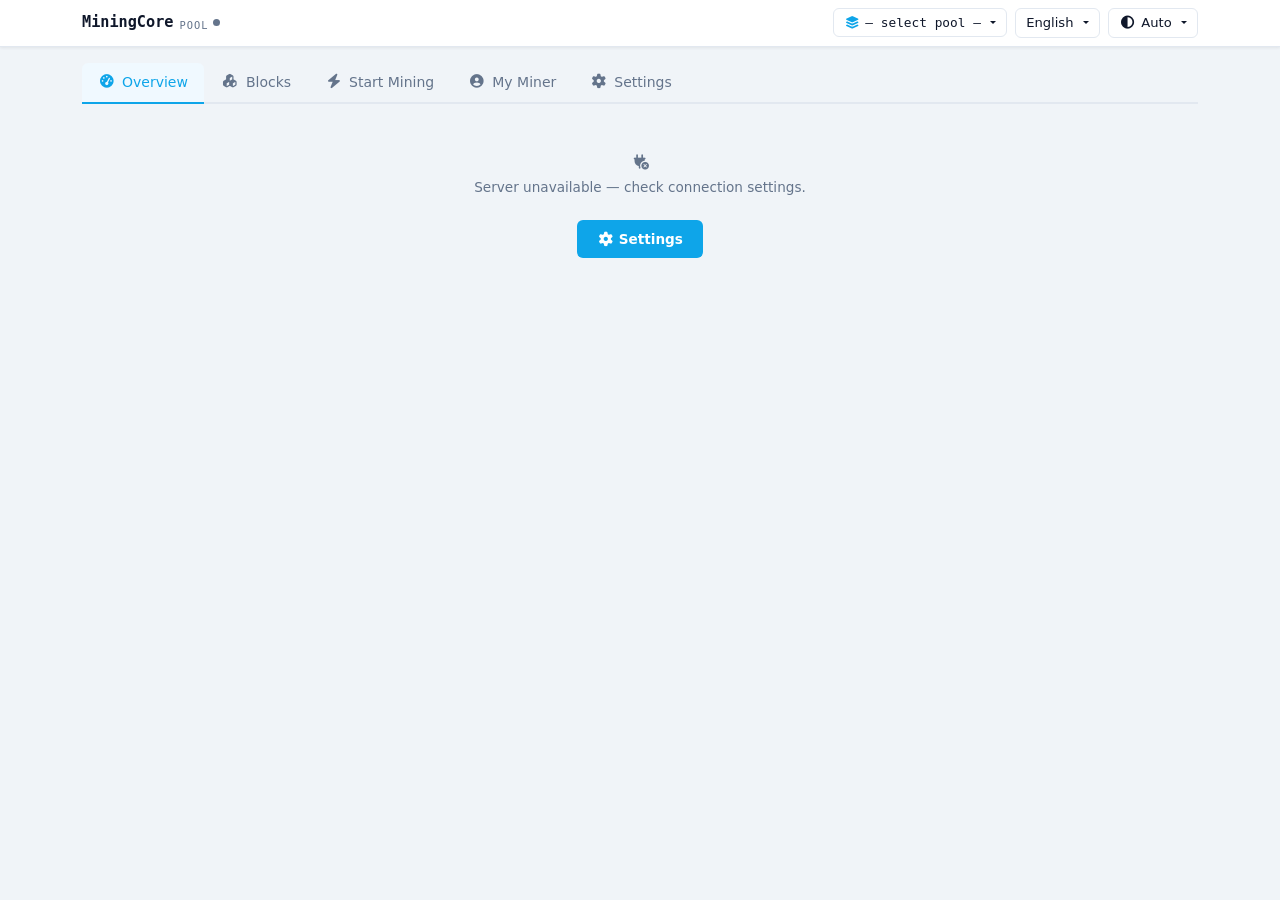
<file: index.html>
<!doctype html>
<html lang="en">
<head>
  <meta charset="utf-8">
  <meta name="viewport" content="width=device-width, initial-scale=1.0, viewport-fit=cover">
  <meta name="referrer" content="no-referrer">
  <!-- PWA -->
  <meta name="description" content="Mining Pool">
  <meta name="theme-color" content="#131f33">
  <meta name="mobile-web-app-capable" content="yes">
  <meta name="apple-mobile-web-app-capable" content="yes">
  <meta name="apple-mobile-web-app-status-bar-style" content="black-translucent">
  <meta name="apple-mobile-web-app-title" content="Miningcore">
  <link rel="icon" type="image/svg+xml" href="assets/images/bte.svg">
  <link rel="apple-touch-icon" sizes="180x180" href="assets/images/bte-icon-180.png">
  <link rel="apple-touch-icon" sizes="192x192" href="assets/images/bte-icon-192.png">
  <link rel="manifest" href="manifest.json">
  <title>Bitweb Mining Pool</title>
  <link rel="stylesheet" href="assets/css/bootstrap.min.css">
  <link rel="stylesheet" href="assets/css/all.min.css">
  <link rel="stylesheet" href="assets/css/pool.css">
</head>
<body>

  <!-- NAVBAR -->
  <nav class="navbar mp-navbar sticky-top" id="mp-navbar">
    <div class="container-xl d-flex align-items-center justify-content-between gap-2 flex-wrap">

      <a class="mp-brand" href="#">
        <span>MiningCore</span>
        <span class="mp-brand-sub">Pool</span>
        <span class="mp-ws-dot" id="ws-dot" title="WebSocket"></span>
      </a>

      <div class="d-flex align-items-center gap-2 flex-wrap">

        <div class="dropdown">
          <button class="mp-nav-btn mp-pool-btn dropdown-toggle" type="button" id="pool-select"
                  data-bs-toggle="dropdown" aria-expanded="false" aria-label="Select pool">
            <i class="fa-solid fa-layer-group mp-pool-icon"></i>
            <span class="mp-pool-label" id="pool-label">— select pool —</span>
          </button>
          <ul class="dropdown-menu mp-nav-menu" id="pool-menu"></ul>
        </div>

        <div class="dropdown">
          <button class="mp-nav-btn dropdown-toggle" type="button" id="lang-select"
                  data-bs-toggle="dropdown" aria-expanded="false" aria-label="Language">
            <span id="lang-label">EN</span>
          </button>
          <ul class="dropdown-menu dropdown-menu-end mp-nav-menu" id="lang-menu"></ul>
        </div>

        <div class="dropdown">
          <button class="mp-nav-btn dropdown-toggle" type="button"
                  data-bs-toggle="dropdown" aria-expanded="false">
            <i class="fa-solid fa-circle-half-stroke"></i>
            <span id="theme-label" data-tkey="theme.auto">Auto</span>
          </button>
          <ul class="dropdown-menu dropdown-menu-end mp-nav-menu mp-theme-menu">
            <li><button class="dropdown-item" type="button" data-theme="light"
                        ><i class="fa-solid fa-sun"></i><span data-tkey="theme.light">Light</span></button></li>
            <li><button class="dropdown-item" type="button" data-theme="dark"
                        ><i class="fa-solid fa-moon"></i><span data-tkey="theme.dark">Dark</span></button></li>
            <li><button class="dropdown-item" type="button" data-theme="auto"
                        ><i class="fa-solid fa-circle-half-stroke"></i><span data-tkey="theme.auto">Auto</span></button></li>
          </ul>
        </div>

      </div>
    </div>
  </nav>

  <!-- MAIN -->
  <div class="container-xl py-3" id="tab-content-wrap">

    <ul class="nav mp-tabs mb-3" id="main-tabs" role="tablist">
      <li class="nav-item" role="presentation">
        <button class="nav-link mp-tab active" type="button" role="tab"
                id="tab-overview"
                data-bs-toggle="tab" data-bs-target="#pane-overview"
                aria-controls="pane-overview" aria-selected="true">
          <i class="fa-solid fa-gauge-high"></i>
          <span data-tkey="tab.overview">Overview</span>
        </button>
      </li>
      <li class="nav-item" role="presentation">
        <button class="nav-link mp-tab" type="button" role="tab"
                id="tab-blocks"
                data-bs-toggle="tab" data-bs-target="#pane-blocks"
                aria-controls="pane-blocks" aria-selected="false">
          <i class="fa-solid fa-cubes"></i>
          <span data-tkey="tab.blocks">Blocks</span>
        </button>
      </li>
      <li class="nav-item" role="presentation">
        <button class="nav-link mp-tab" type="button" role="tab"
                id="tab-start"
                data-bs-toggle="tab" data-bs-target="#pane-start"
                aria-controls="pane-start" aria-selected="false">
          <i class="fa-solid fa-bolt"></i>
          <span data-tkey="tab.start">Start Mining</span>
        </button>
      </li>
      <li class="nav-item" role="presentation">
        <button class="nav-link mp-tab" type="button" role="tab"
                id="tab-myminer"
                data-bs-toggle="tab" data-bs-target="#pane-myminer"
                aria-controls="pane-myminer" aria-selected="false">
          <i class="fa-solid fa-circle-user"></i>
          <span data-tkey="tab.myminer">My Miner</span>
        </button>
      </li>
      <li class="nav-item" role="presentation">
        <button class="nav-link mp-tab" type="button" role="tab"
                id="tab-settings"
                data-bs-toggle="tab" data-bs-target="#pane-settings"
                aria-controls="pane-settings" aria-selected="false">
          <i class="fa-solid fa-gear"></i>
          <span data-tkey="tab.settings">Settings</span>
        </button>
      </li>
    </ul>

    <div class="tab-content">
      <div class="tab-pane fade show active" id="pane-overview" role="tabpanel"
           aria-labelledby="tab-overview" tabindex="0"></div>
      <div class="tab-pane fade" id="pane-blocks" role="tabpanel"
           aria-labelledby="tab-blocks" tabindex="0"></div>
      <div class="tab-pane fade" id="pane-start" role="tabpanel"
           aria-labelledby="tab-start" tabindex="0"></div>
      <div class="tab-pane fade" id="pane-myminer" role="tabpanel"
           aria-labelledby="tab-myminer" tabindex="0"></div>
      <div class="tab-pane fade" id="pane-settings" role="tabpanel"
           aria-labelledby="tab-settings" tabindex="0"></div>
    </div>

  </div>

  <!-- TOASTS -->
  <div class="mp-toasts" id="mp-toasts" aria-live="polite" aria-atomic="false"></div>

  <!-- SCRIPTS -->
  <script src="assets/js/bootstrap.bundle.min.js"></script>
  <script src="assets/js/multilangpool.js"></script>
  <script src="assets/js/pool.js"></script>

</body>
</html>
</file>
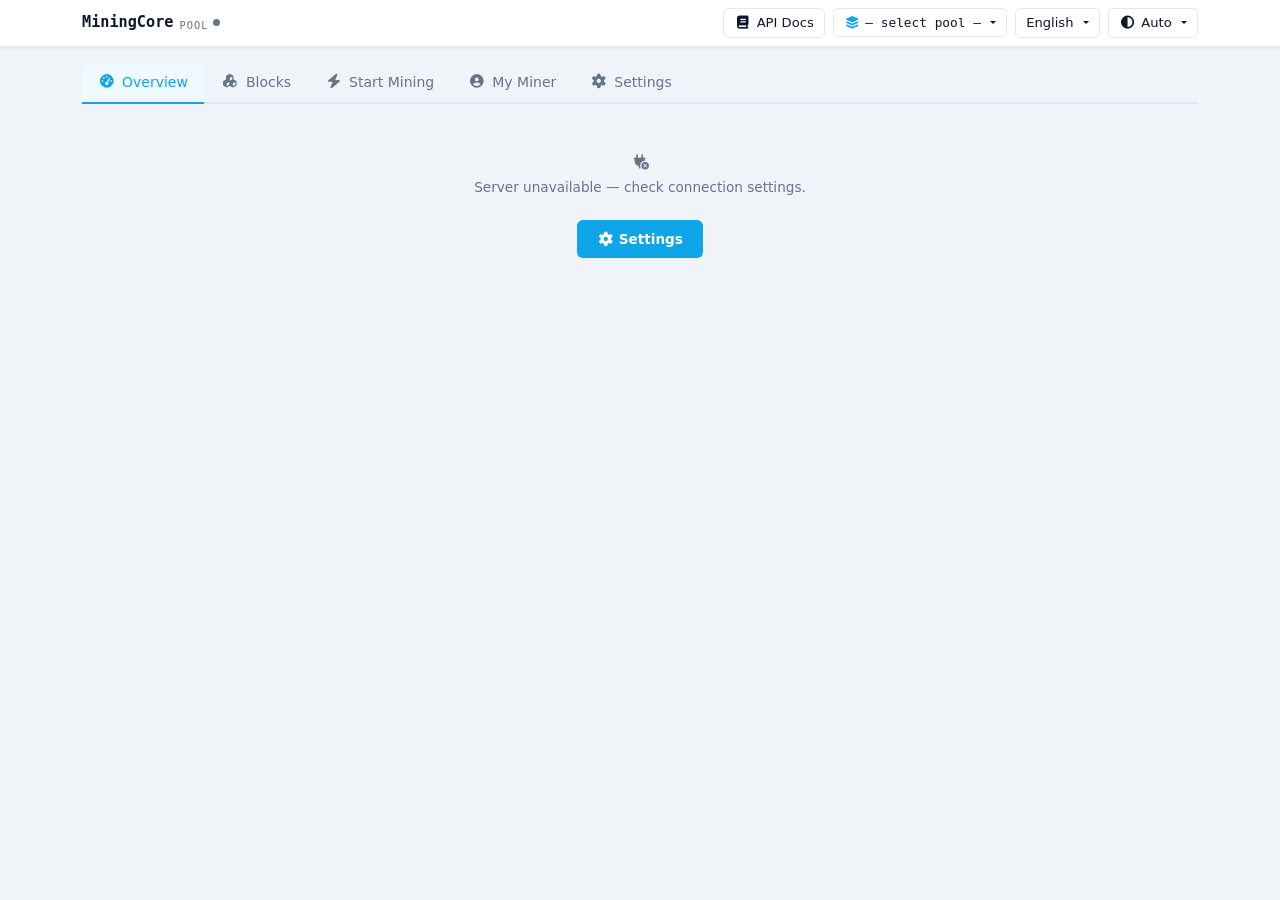
<file: website/index.html>
<!doctype html>
<html lang="en">
<head>
  <meta charset="utf-8">
  <meta name="viewport" content="width=device-width, initial-scale=1.0, viewport-fit=cover">
  <meta name="referrer" content="no-referrer">
  <!-- PWA -->
  <meta name="description" content="Mining Pool">
  <meta name="theme-color" content="#131f33">
  <meta name="mobile-web-app-capable" content="yes">
  <meta name="apple-mobile-web-app-capable" content="yes">
  <meta name="apple-mobile-web-app-status-bar-style" content="black-translucent">
  <meta name="apple-mobile-web-app-title" content="Miningcore">
  <link rel="icon" type="image/svg+xml" href="assets/images/bte.svg">
  <link rel="apple-touch-icon" sizes="180x180" href="assets/images/bte-icon-180.png">
  <link rel="apple-touch-icon" sizes="192x192" href="assets/images/bte-icon-192.png">
  <link rel="manifest" href="manifest.json">
  <title>Bitweb Mining Pool</title>
  <link rel="stylesheet" href="assets/css/bootstrap.min.css">
  <link rel="stylesheet" href="assets/css/all.min.css">
  <link rel="stylesheet" href="assets/css/pool.css">
</head>
<body>

  <!-- NAVBAR -->
  <nav class="navbar mp-navbar sticky-top" id="mp-navbar">
    <div class="container-xl d-flex align-items-center justify-content-between gap-2 flex-wrap">

      <a class="mp-brand" href="#">
        <span>MiningCore</span>
        <span class="mp-brand-sub">Pool</span>
        <span class="mp-ws-dot" id="ws-dot" title="WebSocket"></span>
      </a>

      <div class="d-flex align-items-center gap-2 flex-wrap">

        <a class="mp-nav-btn" href="/api" aria-label="API Docs" title="API Docs">
          <i class="fa-solid fa-book"></i>
          <span class="d-none d-sm-inline" data-tkey="nav.api">API Docs</span>
        </a>

        <div class="dropdown">
          <button class="mp-nav-btn mp-pool-btn dropdown-toggle" type="button" id="pool-select"
                  data-bs-toggle="dropdown" aria-expanded="false" aria-label="Select pool">
            <i class="fa-solid fa-layer-group mp-pool-icon"></i>
            <span class="mp-pool-label" id="pool-label">— select pool —</span>
          </button>
          <ul class="dropdown-menu mp-nav-menu" id="pool-menu"></ul>
        </div>

        <div class="dropdown">
          <button class="mp-nav-btn dropdown-toggle" type="button" id="lang-select"
                  data-bs-toggle="dropdown" aria-expanded="false" aria-label="Language">
            <span id="lang-label">EN</span>
          </button>
          <ul class="dropdown-menu dropdown-menu-end mp-nav-menu" id="lang-menu"></ul>
        </div>

        <div class="dropdown">
          <button class="mp-nav-btn dropdown-toggle" type="button"
                  data-bs-toggle="dropdown" aria-expanded="false">
            <i class="fa-solid fa-circle-half-stroke"></i>
            <span id="theme-label" data-tkey="theme.auto">Auto</span>
          </button>
          <ul class="dropdown-menu dropdown-menu-end mp-nav-menu mp-theme-menu">
            <li><button class="dropdown-item" type="button" data-theme="light"
                        ><i class="fa-solid fa-sun"></i><span data-tkey="theme.light">Light</span></button></li>
            <li><button class="dropdown-item" type="button" data-theme="dark"
                        ><i class="fa-solid fa-moon"></i><span data-tkey="theme.dark">Dark</span></button></li>
            <li><button class="dropdown-item" type="button" data-theme="auto"
                        ><i class="fa-solid fa-circle-half-stroke"></i><span data-tkey="theme.auto">Auto</span></button></li>
          </ul>
        </div>

      </div>
    </div>
  </nav>

  <!-- MAIN -->
  <div class="container-xl py-3" id="tab-content-wrap">

    <ul class="nav mp-tabs mb-3" id="main-tabs" role="tablist">
      <li class="nav-item" role="presentation">
        <button class="nav-link mp-tab active" type="button" role="tab"
                id="tab-overview"
                data-bs-toggle="tab" data-bs-target="#pane-overview"
                aria-controls="pane-overview" aria-selected="true">
          <i class="fa-solid fa-gauge-high"></i>
          <span data-tkey="tab.overview">Overview</span>
        </button>
      </li>
      <li class="nav-item" role="presentation">
        <button class="nav-link mp-tab" type="button" role="tab"
                id="tab-blocks"
                data-bs-toggle="tab" data-bs-target="#pane-blocks"
                aria-controls="pane-blocks" aria-selected="false">
          <i class="fa-solid fa-cubes"></i>
          <span data-tkey="tab.blocks">Blocks</span>
        </button>
      </li>
      <li class="nav-item" role="presentation">
        <button class="nav-link mp-tab" type="button" role="tab"
                id="tab-start"
                data-bs-toggle="tab" data-bs-target="#pane-start"
                aria-controls="pane-start" aria-selected="false">
          <i class="fa-solid fa-bolt"></i>
          <span data-tkey="tab.start">Start Mining</span>
        </button>
      </li>
      <li class="nav-item" role="presentation">
        <button class="nav-link mp-tab" type="button" role="tab"
                id="tab-myminer"
                data-bs-toggle="tab" data-bs-target="#pane-myminer"
                aria-controls="pane-myminer" aria-selected="false">
          <i class="fa-solid fa-circle-user"></i>
          <span data-tkey="tab.myminer">My Miner</span>
        </button>
      </li>
      <li class="nav-item" role="presentation">
        <button class="nav-link mp-tab" type="button" role="tab"
                id="tab-settings"
                data-bs-toggle="tab" data-bs-target="#pane-settings"
                aria-controls="pane-settings" aria-selected="false">
          <i class="fa-solid fa-gear"></i>
          <span data-tkey="tab.settings">Settings</span>
        </button>
      </li>
    </ul>

    <div class="tab-content">
      <div class="tab-pane fade show active" id="pane-overview" role="tabpanel"
           aria-labelledby="tab-overview" tabindex="0"></div>
      <div class="tab-pane fade" id="pane-blocks" role="tabpanel"
           aria-labelledby="tab-blocks" tabindex="0"></div>
      <div class="tab-pane fade" id="pane-start" role="tabpanel"
           aria-labelledby="tab-start" tabindex="0"></div>
      <div class="tab-pane fade" id="pane-myminer" role="tabpanel"
           aria-labelledby="tab-myminer" tabindex="0"></div>
      <div class="tab-pane fade" id="pane-settings" role="tabpanel"
           aria-labelledby="tab-settings" tabindex="0"></div>
    </div>

  </div>

  <!-- TOASTS -->
  <div class="mp-toasts" id="mp-toasts" aria-live="polite" aria-atomic="false"></div>

  <!-- SCRIPTS -->
  <script src="assets/js/bootstrap.bundle.min.js"></script>
  <script src="assets/js/theme.js"></script>
  <script src="assets/js/multilangpool.js"></script>
  <script src="assets/js/pool.js"></script>

</body>
</html>
</file>
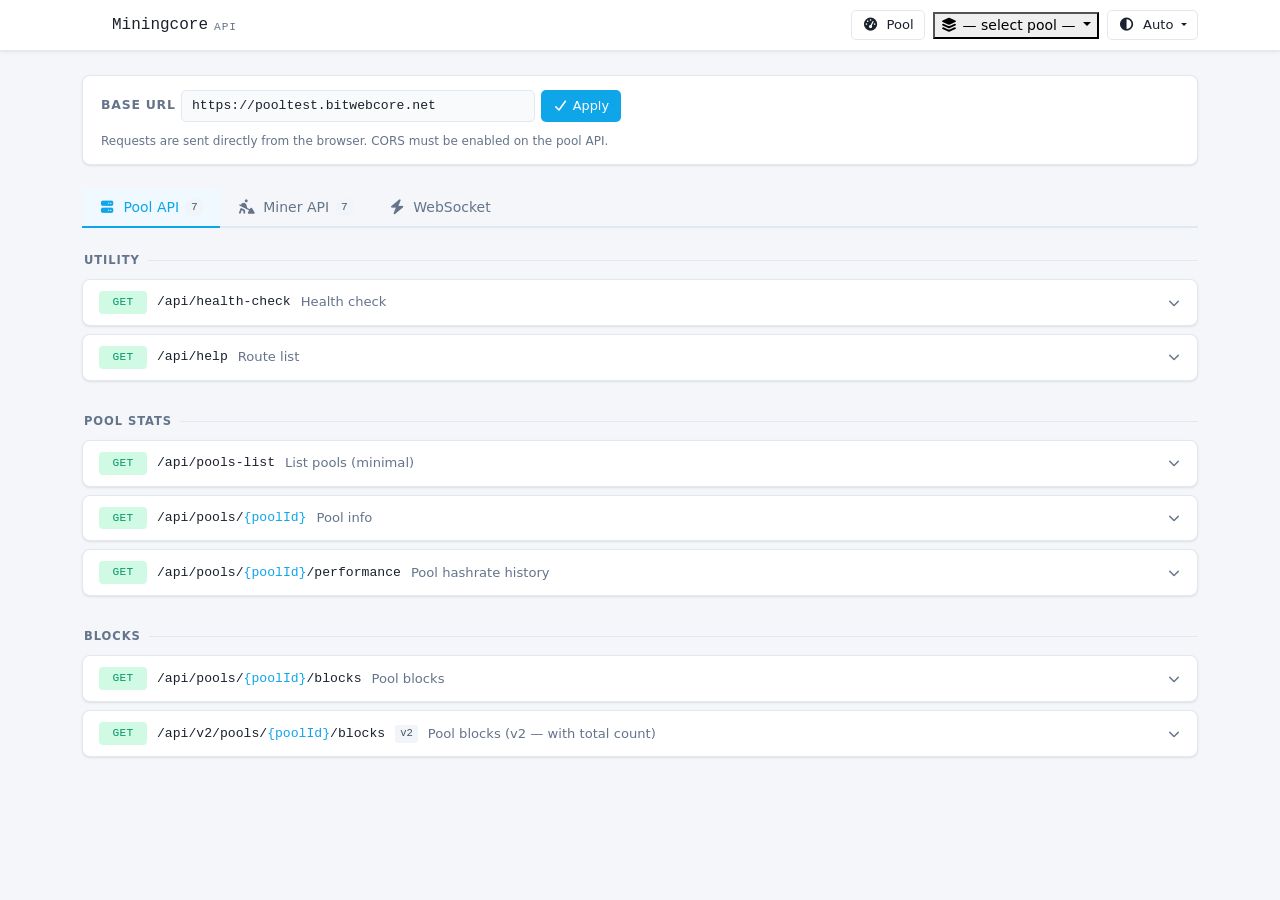
<file: website/api.html>
<!DOCTYPE html>
<html lang="en" data-bs-theme="light">
<head>
  <meta charset="UTF-8">
  <meta name="viewport" content="width=device-width, initial-scale=1.0">
  <meta http-equiv="X-Content-Type-Options" content="nosniff">
  <title>Miningcore API Docs</title>
  <link rel="stylesheet" href="assets/css/bootstrap.min.css">
  <link rel="stylesheet" href="assets/css/all.min.css">
  <link rel="stylesheet" href="assets/css/docs.css">
</head>
<body>

  <!-- Navbar -->
  <nav class="navbar navbar-expand-lg sticky-top mc-navbar" id="mc-navbar">
    <div class="container-xl">
      <a class="navbar-brand mc-brand" href="#">
        <i class="fa-solid fa-pickaxe me-2"></i>
        <span>Miningcore</span>
        <span class="mc-brand-sub">API</span>
      </a>
      <div class="d-flex align-items-center gap-2 ms-auto">
        <a class="btn mc-theme-btn" href="/" aria-label="Pool" title="Pool">
          <i class="fa-solid fa-gauge-high"></i>
          <span class="ms-1 d-none d-sm-inline">Pool</span>
        </a>
        <div class="dropdown">
          <button class="mp-nav-btn mp-pool-btn dropdown-toggle" type="button" id="pool-select"
                  data-bs-toggle="dropdown" aria-expanded="false" aria-label="Select pool">
            <i class="fa-solid fa-layer-group mp-pool-icon"></i>
            <span class="mp-pool-label" id="pool-label">— select pool —</span>
          </button>
          <ul class="dropdown-menu dropdown-menu-end mp-nav-menu" id="pool-menu"></ul>
        </div>
        <div class="dropdown">
          <button class="btn mc-theme-btn dropdown-toggle" id="theme-btn" type="button" data-bs-toggle="dropdown" aria-expanded="false">
            <i class="fa-solid fa-circle-half-stroke" id="theme-icon"></i>
            <span id="theme-label" class="ms-1 d-none d-sm-inline">Auto</span>
          </button>
          <ul class="dropdown-menu dropdown-menu-end mc-theme-menu">
            <li><button class="dropdown-item" data-theme="light"><i class="fa-regular fa-sun me-2"></i>Light</button></li>
            <li><button class="dropdown-item" data-theme="dark"><i class="fa-regular fa-moon me-2"></i>Dark</button></li>
            <li><button class="dropdown-item" data-theme="auto"><i class="fa-solid fa-circle-half-stroke me-2"></i>Auto</button></li>
          </ul>
        </div>
      </div>
    </div>
  </nav>

  <div class="container-xl py-4">

    <!-- Config bar -->
    <div class="mc-config-bar mb-4">
      <div class="mc-config-row">
        <label class="mc-config-label" for="base-url">Base URL</label>
        <div class="mc-config-input-wrap">
          <input type="url" id="base-url" class="mc-config-input" placeholder="https://pooltest.bitwebcore.net" spellcheck="false" autocomplete="off">
          <button class="mc-config-apply" id="apply-url" type="button">
            <i class="fa-solid fa-check"></i> Apply
          </button>
        </div>
        <span class="mc-config-hint">Requests are sent directly from the browser. CORS must be enabled on the pool API.</span>
      </div>
    </div>

    <!-- Tabs -->
    <ul class="nav mc-tabs mb-4" id="api-tabs" role="tablist">
      <li class="nav-item" role="presentation">
        <button class="nav-link mc-tab active" id="tab-pool" data-bs-toggle="tab" data-bs-target="#pane-pool" type="button" role="tab">
          <i class="fa-solid fa-server me-2"></i>Pool API
          <span class="mc-tab-count" id="count-pool"></span>
        </button>
      </li>
      <li class="nav-item" role="presentation">
        <button class="nav-link mc-tab" id="tab-miner" data-bs-toggle="tab" data-bs-target="#pane-miner" type="button" role="tab">
          <i class="fa-solid fa-person-digging me-2"></i>Miner API
          <span class="mc-tab-count" id="count-miner"></span>
        </button>
      </li>
      <li class="nav-item" role="presentation">
        <button class="nav-link mc-tab" id="tab-ws" data-bs-toggle="tab" data-bs-target="#pane-ws" type="button" role="tab">
          <i class="fa-solid fa-bolt me-2"></i>WebSocket
        </button>
      </li>
    </ul>

    <div class="tab-content">
      <div class="tab-pane fade show active" id="pane-pool"  role="tabpanel"><div id="endpoints-pool"></div></div>
      <div class="tab-pane fade"            id="pane-miner" role="tabpanel"><div id="endpoints-miner"></div></div>
      <div class="tab-pane fade"            id="pane-ws"    role="tabpanel"><div id="ws-section"></div></div>
    </div>

  </div>

  <script src="assets/js/bootstrap.bundle.min.js"></script>
  <script src="assets/js/theme.js"></script>
  <script src="assets/js/docs.js"></script>
</body>
</html>
</file>
<file: assets/css/pool.css>
/* Variables */
:root {
  --font-ui:   'DM Sans', system-ui, -apple-system, 'Segoe UI', sans-serif;
  --font-mono: 'JetBrains Mono', ui-monospace, 'SF Mono', 'Cascadia Mono', 'Consolas', monospace;
  --radius: 10px;
  --radius-sm: 6px;
  --trans: 0.15s ease;
}

[data-bs-theme="light"] {
  --bg:           #f0f4f8;
  --surface:      #ffffff;
  --surface-2:    #f7f9fc;
  --border:       #e2e8f0;
  --border-focus: #94a3b8;
  --text:         #0f172a;
  --text-muted:   #64748b;
  --nav-bg:       #ffffff;
  --nav-border:   #e2e8f0;
  --nav-shadow:   0 1px 3px rgba(0,0,0,.07);
  --card-shadow:  0 1px 4px rgba(0,0,0,.06);
  --tab-active:   #0ea5e9;
  --tab-active-bg:#f0f9ff;
  --btn-bg:       #0ea5e9;
  --btn-text:     #ffffff;
  --status-ok:    #059669;
  --status-err:   #dc2626;
  --code-bg:      #f1f5f9;
  --code-text:    #1e293b;
}

[data-bs-theme="dark"] {
  --bg:           #0b1120;
  --surface:      #131f33;
  --surface-2:    #0f1929;
  --border:       #1e3050;
  --border-focus: #3b5272;
  --text:         #e2e8f0;
  --text-muted:   #64788f;
  --nav-bg:       #131f33;
  --nav-border:   #1e3050;
  --nav-shadow:   0 1px 3px rgba(0,0,0,.4);
  --card-shadow:  0 1px 4px rgba(0,0,0,.25);
  --tab-active:   #38bdf8;
  --tab-active-bg:#08192b;
  --btn-bg:       #0284c7;
  --btn-text:     #ffffff;
  --status-ok:    #34d399;
  --status-err:   #f87171;
  --code-bg:      #0b1120;
  --code-text:    #94a3b8;
}

/* Base */
*, *::before, *::after { box-sizing: border-box; }
body {
  font-family: var(--font-ui);
  background: var(--bg);
  color: var(--text);
  font-size: 14px;
  transition: background var(--trans), color var(--trans);
  margin: 0;
}
a { color: var(--tab-active); text-decoration: none; }
a:hover { text-decoration: underline; }

/* Navbar */
.mp-navbar {
  background: var(--nav-bg) !important;
  border-bottom: 1px solid var(--nav-border);
  box-shadow: var(--nav-shadow);
  transition: background var(--trans);
}
.mp-brand {
  font-family: var(--font-mono);
  font-size: 0.95rem;
  font-weight: 600;
  color: var(--text) !important;
  text-decoration: none;
  display: flex;
  align-items: center;
  gap: 0;
}
.mp-brand i { color: var(--tab-active); font-size: 1rem; margin-right: 8px; }
.mp-brand-sub {
  font-size: 0.65rem;
  font-weight: 400;
  color: var(--text-muted);
  text-transform: uppercase;
  letter-spacing: 0.1em;
  margin-left: 6px;
  align-self: flex-end;
  margin-bottom: 1px;
}
.mp-ws-dot {
  width: 7px; height: 7px;
  border-radius: 50%;
  background: var(--text-muted);
  flex-shrink: 0;
  margin-left: 4px;
}
.mp-ws-dot.connected { background: var(--status-ok); animation: pulse 2s infinite; }

/* Navbar dropdown buttons - shared base */
.mp-nav-btn {
  background: var(--surface); border: 1px solid var(--border);
  color: var(--text); border-radius: var(--radius-sm);
  font-size: 0.82rem; padding: 4px 10px;
  display: inline-flex; align-items: center; gap: 6px;
}
.mp-nav-btn:hover { background: var(--surface-2); color: var(--text); }
.mp-pool-btn { font-family: var(--font-mono); font-size: 0.8rem; max-width: 220px; }
.mp-pool-btn .mp-pool-label { overflow: hidden; text-overflow: ellipsis; white-space: nowrap; }
.mp-pool-icon { color: var(--tab-active); font-size: 0.78rem; flex-shrink: 0; }
.mp-pool-coin-img { width: 16px; height: 16px; object-fit: contain; flex-shrink: 0; }

/* Navbar dropdown menus - shared */
.mp-nav-menu {
  --bs-dropdown-min-width: 100%;
  background: var(--surface); border: 1px solid var(--border);
  box-shadow: var(--card-shadow);
}
.mp-nav-menu .dropdown-item { color: var(--text); font-size: 0.83rem; padding: 6px 12px; white-space: nowrap; display: flex; align-items: center; gap: 8px; }
.mp-theme-menu .dropdown-item i { width: 1em; text-align: center; color: var(--text-muted); }
.mp-theme-menu .dropdown-item.active i { color: var(--tab-active); }
.mp-nav-menu .dropdown-item:hover { background: var(--surface-2); }
.mp-nav-menu .dropdown-item.active { background: var(--tab-active-bg); color: var(--tab-active); }

/* Server-down settings button */
.mp-server-down-btn { margin-top: 14px; }

/* Settings */
.mp-settings-lbl {
  font-size: 0.72rem; font-weight: 600; text-transform: uppercase;
  letter-spacing: 0.07em; color: var(--text-muted); margin-bottom: 6px;
}
.mp-settings-row {
  display: flex; align-items: center; gap: 8px; flex-wrap: wrap;
}
@media (max-width: 480px) {
  .mp-settings-row { flex-direction: column; align-items: stretch; }
  .mp-settings-row .mp-open-btn { width: 100%; justify-content: center; }
}

/* Tabs */
.mp-tabs {
  border-bottom: 2px solid var(--border);
  gap: 2px; display: flex; flex-wrap: wrap;
}
.mp-tab {
  font-size: 0.875rem; font-weight: 500;
  color: var(--text-muted) !important;
  border: none !important;
  border-radius: var(--radius-sm) var(--radius-sm) 0 0 !important;
  padding: 9px 16px; display: flex; align-items: center; gap: 7px;
  transition: color var(--trans), background var(--trans);
}
.mp-tab:hover { color: var(--text) !important; background: var(--surface-2) !important; }
.mp-tab.active {
  color: var(--tab-active) !important;
  background: var(--tab-active-bg) !important;
  border-bottom: 2px solid var(--tab-active) !important;
  margin-bottom: -2px;
}
.mp-tab i { font-size: 0.85rem; }

/* Overview 4-column grid */
.mp-ov-grid {
  display: grid;
  grid-template-columns: 1.6fr 1.2fr 1fr;
  gap: 14px;
  margin-bottom: 0;
  align-items: start;
}
.mp-ov-chart-row {
  margin-top: 14px;
  margin-bottom: 14px;
}

/* Cards */
.mp-card {
  background: var(--surface);
  border: 1px solid var(--border);
  border-radius: var(--radius);
  padding: 16px 18px;
  box-shadow: var(--card-shadow);
  transition: border-color var(--trans);
}
.mp-card-head {
  display: flex; align-items: center; justify-content: space-between;
  margin-bottom: 12px; padding-bottom: 10px;
  border-bottom: 1px solid var(--border);
}
.mp-card-title {
  font-size: 0.72rem; font-weight: 700;
  text-transform: uppercase; letter-spacing: 0.09em;
  color: var(--text-muted);
  display: flex; align-items: center; gap: 7px;
}
.mp-card-title i { color: var(--tab-active); font-size: 0.8rem; }

/* Metric rows */
.mp-metric {
  display: flex; justify-content: space-between;
  align-items: center; padding: 5px 0;
  border-bottom: 1px solid var(--border);
  font-size: 0.82rem;
  gap: 8px;
}
.mp-metric:last-child { border-bottom: none; }
.mp-metric-lbl { color: var(--text-muted); white-space: nowrap; }
.mp-metric-val {
  font-family: var(--font-mono); font-size: 0.78rem;
  color: var(--text); text-align: right; word-break: break-all;
}
.mp-metric-val.accent  { color: var(--tab-active); font-weight: 600; }
.mp-metric-val.ok      { color: var(--status-ok); }
.mp-metric-val.warn    { color: #f59e0b; }
.mp-metric-val.high    { color: var(--status-err); font-weight: 600; }

/* Tiny inline coin icon in card title */
.mp-coin-title-icon {
  display: inline-flex; align-items: center; justify-content: center;
  width: 16px; height: 16px; flex-shrink: 0;
}
.mp-coin-title-icon img { width: 16px; height: 16px; object-fit: contain; }
.mp-coin-title-icon i   { color: var(--tab-active); font-size: 0.8rem; }


/* ── Unified progress bars (Effort + Next Payment) ───────────────────────────
   Both bars are pill-shaped, 18 px tall, label centred inside.
   Effort bar: fill colour codes the risk level.
   Payment bar: always green fill — shows time-to-next-payment progress.
   ─────────────────────────────────────────────────────────────────────────── */

/* Shared overrun stripe — slides when effort > 100% */
@keyframes mp-overrun-slide {
  from { background-position: 0 0; }
  to   { background-position: 20px 0; }
}
.mp-effort-bar-fill.overrun {
  background-image: repeating-linear-gradient(
    -45deg,
    transparent,
    transparent 4px,
    rgba(255,255,255,0.20) 4px,
    rgba(255,255,255,0.20) 8px
  );
  background-size: 20px 20px;
  animation: mp-overrun-slide 0.7s linear infinite;
}

/* ── Shared bar base (both Effort and Payment use same geometry) ── */
.mp-effort-bar,
.mp-inline-bar {
  position: relative;
  flex: 1;
  height: 18px;
  border-radius: 9px;
  background: var(--border);
  overflow: hidden;
  min-width: 80px;
  max-width: 180px;
}
/* Payment bar may be slightly wider since it shows a countdown string */
.mp-inline-bar { max-width: 220px; }

/* Fills */
.mp-effort-bar-fill,
.mp-inline-bar-fill {
  position: absolute;
  inset: 0 auto 0 0;
  border-radius: 9px;
  transition: width 0.6s ease;
  min-width: 6px;
  width: var(--bar-pct, 0%);
}
/* Effort fill colours */
.mp-effort-bar-fill.ok   { background: var(--status-ok); }
.mp-effort-bar-fill.warn { background: #f59e0b; }
.mp-effort-bar-fill.high { background: var(--status-err); }
/* Payment fill — always green */
.mp-inline-bar-fill { background: var(--status-ok); }

/* Labels — text sits above the fill, never changes colour */
.mp-effort-bar-lbl,
.mp-inline-bar-lbl {
  position: absolute;
  inset: 0;
  display: flex;
  align-items: center;
  justify-content: center;
  font-size: 0.7rem;
  font-weight: 700;
  color: var(--text);
  letter-spacing: 0.02em;
  pointer-events: none;
  white-space: nowrap;
}

/* Compact variant in table effort cells */
.mp-effort-td { min-width: 90px; }
.mp-effort-td .mp-effort-bar { max-width: 120px; height: 16px; }
.mp-effort-td .mp-effort-bar-lbl { font-size: 0.65rem; }

/* Social links at bottom of COIN card — icon (standalone) + link text, left-aligned */
.mp-social-link-row {
  display: flex;
  align-items: center;
  gap: 6px;
  padding: 5px 0;
  border-bottom: 1px solid var(--border);
}
.mp-social-link-row:last-child { border-bottom: none; }
.mp-social-link-row i {
  font-size: 0.85rem;
  color: var(--tab-active);
  flex-shrink: 0;
  width: 14px;
  text-align: center;
}
.mp-social-link-a {
  font-size: 0.8rem;
  color: var(--tab-active);
  text-decoration: none;
}
.mp-social-link-a:hover { text-decoration: underline; }

/* Chart card in overview grid */
.mp-chart-card {
  background: var(--surface); border: 1px solid var(--border);
  border-radius: var(--radius); padding: 16px 18px;
  box-shadow: var(--card-shadow);
}
.mp-chart-head {
  display: flex; align-items: center; justify-content: space-between;
  margin-bottom: 12px;
}
.mp-chart-title {
  font-size: 0.72rem; font-weight: 700;
  text-transform: uppercase; letter-spacing: 0.09em; color: var(--text-muted);
}
.mp-chart-current {
  font-family: var(--font-mono); font-size: 0.82rem; color: var(--tab-active);
}
.mp-chart-wrap { overflow: visible; }
.mp-chart-container { position: relative; }
.mp-chart-container svg { width: 100%; height: 90px; display: block; cursor: crosshair; }
.mp-chart-tip {
  position: absolute; top: 6px; left: var(--tip-x, 0);
  background: var(--surface-2); border: 1px solid var(--border);
  border-radius: 4px; padding: 2px 7px;
  font-family: var(--font-mono); font-size: 0.72rem; color: var(--text);
  pointer-events: none; white-space: nowrap; z-index: 10;
}
.mp-chart-axis {
  display: flex; justify-content: space-between;
  padding: 2px 0 0; margin-top: 2px;
}
.mp-chart-axis-lbl {
  font-family: var(--font-mono); font-size: 0.65rem; color: var(--text-muted);
}
.mp-chart-empty {
  height: 90px; display: flex; align-items: center; justify-content: center;
  color: var(--text-muted); font-size: 0.82rem;
}

/* Section title */
.mp-section {
  font-size: 0.72rem; font-weight: 700;
  text-transform: uppercase; letter-spacing: 0.09em;
  color: var(--text-muted); margin-bottom: 10px;
  display: flex; align-items: center; gap: 8px;
}
.mp-section::after { content: ''; flex: 1; height: 1px; background: var(--border); }
/* Tables */
.mp-table-box {
  background: var(--surface); border: 1px solid var(--border);
  border-radius: var(--radius); box-shadow: var(--card-shadow);
  overflow: hidden; margin-bottom: 16px;
}
.mp-table {
  width: 100%; border-collapse: collapse; font-size: 0.82rem;
}
.mp-table thead tr { background: var(--surface-2); }
.mp-table th {
  padding: 9px 14px; text-align: left;
  font-size: 0.7rem; font-weight: 700;
  text-transform: uppercase; letter-spacing: 0.07em;
  color: var(--text-muted); white-space: nowrap;
  border-bottom: 1px solid var(--border);
}
.mp-table td {
  padding: 9px 14px; border-bottom: 1px solid var(--border);
  color: var(--text); vertical-align: middle;
}
.mp-table tbody tr:last-child td { border-bottom: none; }
.mp-table tbody tr:hover { background: var(--surface-2); }
.mp-table .mono { font-family: var(--font-mono); font-size: 0.78rem; }
.mp-table .addr { font-family: var(--font-mono); font-size: 0.78rem; color: var(--tab-active); }

/* Badges */
.mp-badge {
  display: inline-flex; align-items: center; gap: 4px;
  padding: 2px 8px; border-radius: 10px;
  font-size: 0.68rem; font-weight: 600; white-space: nowrap;
  font-family: var(--font-mono);
}
.mp-badge-ok  { background: rgba(5,150,105,.12);  color: var(--status-ok); }
.mp-badge-pnd { background: rgba(245,158,11,.12); color: #f59e0b; }
.mp-badge-err { background: rgba(220,38,38,.12);  color: var(--status-err); }
.mp-badge-inf { background: var(--tab-active-bg); color: var(--tab-active); }


/* Pagination */
.mp-pager {
  display: flex; align-items: center; justify-content: space-between;
  padding: 9px 14px; border-top: 1px solid var(--border);
  background: var(--surface-2);
}
.mp-pager-info { color: var(--text-muted); font-size: 0.75rem; font-family: var(--font-mono); }
.mp-pager-btns { display: flex; gap: 6px; }
.mp-pager-btn {
  background: var(--surface); border: 1px solid var(--border);
  border-radius: var(--radius-sm); color: var(--text);
  font-size: 0.78rem; padding: 4px 12px; cursor: pointer;
  transition: background var(--trans), border-color var(--trans), color var(--trans);
}
.mp-pager-btn:hover:not(:disabled) {
  background: var(--tab-active-bg); border-color: var(--tab-active); color: var(--tab-active);
}
.mp-pager-btn:disabled { opacity: 0.35; cursor: default; }

/* Blocks summary bar */
.mp-summary-bar {
  display: flex; gap: 10px; flex-wrap: wrap; margin-bottom: 14px;
}
.mp-summary-pill {
  display: flex; align-items: center; gap: 7px;
  background: var(--surface); border: 1px solid var(--border);
  border-radius: var(--radius-sm); padding: 6px 14px;
  font-size: 0.82rem; box-shadow: var(--card-shadow);
}
.mp-summary-pill span   { color: var(--text-muted); font-size: 0.72rem; }
.mp-summary-pill strong { font-family: var(--font-mono); color: var(--text); }

/* Command generator */
.mp-gen-card {
  background: var(--surface); border: 1px solid var(--border);
  border-radius: var(--radius); padding: 16px 18px;
  box-shadow: var(--card-shadow);
}
.mp-gen-title {
  font-size: 0.72rem; font-weight: 700;
  text-transform: uppercase; letter-spacing: 0.09em;
  color: var(--text-muted); margin-bottom: 14px;
}
.mp-gen-row {
  display: flex; flex-wrap: wrap; gap: 12px; margin-bottom: 12px;
  align-items: flex-end;
}
.mp-gen-group { display: flex; flex-direction: column; gap: 4px; }
.mp-gen-group.grow { flex: 1; min-width: 200px; }
.mp-gen-lbl {
  font-size: 0.7rem; font-weight: 700;
  text-transform: uppercase; letter-spacing: 0.06em; color: var(--text-muted);
}
.mp-gen-lbl small { font-weight: 400; text-transform: none; letter-spacing: 0; margin-left: 4px; }
.mp-gen-input, .mp-gen-select {
  background: var(--surface-2); border: 1px solid var(--border);
  border-radius: var(--radius-sm); color: var(--text);
  font-family: var(--font-mono); font-size: 0.82rem;
  padding: 7px 10px; outline: none;
  transition: border-color var(--trans);
}
.mp-gen-input:focus, .mp-gen-select:focus { border-color: var(--tab-active); }
.mp-gen-select { cursor: pointer; min-width: 120px; }
.mp-gen-input::placeholder { color: var(--text-muted); }
.mp-gen-input--err { border-color: var(--status-err) !important; }

/* Stratum server — editable input with accent styling */
.mp-stratum-inp {
  width: 100%;
  font-family: var(--font-mono);
  color: var(--tab-active);
  background: var(--tab-active-bg);
  border-color: var(--border);
}
.mp-stratum-inp:focus { border-color: var(--tab-active); }

/* Command output */
.mp-cmd-wrap { position: relative; margin-top: 4px; }
.mp-cmd-box {
  background: var(--code-bg); border: 1px solid var(--border);
  border-radius: var(--radius-sm); padding: 12px 80px 12px 14px;
  font-family: var(--font-mono); font-size: 0.8rem; line-height: 1.6;
  color: var(--code-text); word-break: break-all; min-height: 48px;
}
.mp-cmd-hint { color: var(--text-muted); font-style: italic; }
.mp-cmd-copy {
  position: absolute; top: 8px; right: 8px;
  background: var(--surface); border: 1px solid var(--border);
  border-radius: var(--radius-sm); color: var(--text-muted);
  font-size: 0.72rem; padding: 3px 9px; cursor: pointer;
  transition: color var(--trans), border-color var(--trans);
  white-space: nowrap;
}
.mp-cmd-copy:hover { color: var(--tab-active); border-color: var(--tab-active); }

/* My Miner */
.mp-login-wrap { max-width: 460px; margin: 52px auto; text-align: center; }
.mp-login-icon { font-size: 2.2rem; color: var(--tab-active); margin-bottom: 14px; }
.mp-login-title { font-size: 1.05rem; font-weight: 700; color: var(--text); margin-bottom: 6px; }
.mp-login-sub   { font-size: 0.85rem; color: var(--text-muted); margin-bottom: 22px; }
.mp-login-row   { display: flex; gap: 8px; }
.mp-addr-input {
  flex: 1; background: var(--surface); border: 1px solid var(--border);
  border-radius: var(--radius-sm); color: var(--text);
  font-family: var(--font-mono); font-size: 0.82rem;
  padding: 9px 12px; outline: none;
  transition: border-color var(--trans);
}
.mp-addr-input:focus { border-color: var(--tab-active); }
.mp-addr-input::placeholder { color: var(--text-muted); }
.mp-open-btn {
  background: var(--btn-bg); color: var(--btn-text);
  border: none; border-radius: var(--radius-sm);
  font-size: 0.85rem; font-weight: 600; padding: 9px 20px;
  cursor: pointer; transition: opacity var(--trans); white-space: nowrap;
}
.mp-open-btn:hover { opacity: 0.85; }

.mp-miner-header {
  display: flex; align-items: center; justify-content: space-between;
  flex-wrap: wrap; gap: 10px; margin-bottom: 18px;
}
.mp-miner-addr {
  font-family: var(--font-mono); font-size: 0.82rem; color: var(--text-muted);
}
.mp-forget-btn {
  background: transparent; border: 1px solid var(--border);
  color: var(--text-muted); border-radius: var(--radius-sm);
  font-size: 0.75rem; padding: 4px 12px; cursor: pointer;
  transition: border-color var(--trans), color var(--trans);
}
.mp-forget-btn:hover { border-color: var(--status-err); color: var(--status-err); }
.mp-forget-wrap { display: flex; justify-content: center; margin-top: 14px; }

/* ── Miner Settings widget ─────────────────────────────────────────────── */
.mp-settings-box { margin-bottom: 0; }
.mp-settings-inner {
  padding: 14px 16px 10px;
  display: flex;
  flex-direction: column;
  gap: 10px;
}
.mp-settings-current-row {
  display: flex;
  align-items: center;
  justify-content: space-between;
  padding-bottom: 10px;
  border-bottom: 1px solid var(--border);
  gap: 10px;
}
.mp-settings-form-row {
  display: flex;
  align-items: flex-end;
  gap: 10px;
  flex-wrap: wrap;
}
.mp-settings-form-row .mp-gen-group { flex: 1; min-width: 140px; }
.mp-settings-inp { width: 100%; }
.mp-settings-save-btn {
  padding: 7px 18px;
  font-size: 0.82rem;
  white-space: nowrap;
  align-self: flex-end;
}
.mp-settings-msg {
  font-size: 0.78rem;
  min-height: 1.2em;
  border-radius: var(--radius-sm);
  padding: 0;
  transition: all var(--trans);
}
.mp-settings-msg.ok  { color: var(--status-ok);  }
.mp-settings-msg.err { color: var(--status-err); }
@media (max-width: 540px) {
  .mp-settings-form-row { flex-direction: column; align-items: stretch; }
  .mp-settings-form-row .mp-gen-group { min-width: unset; }
  .mp-settings-save-btn { width: 100%; justify-content: center; }
}

.mp-2col-grid {
  display: grid; grid-template-columns: 1fr 1fr;
  gap: 14px; margin-bottom: 16px;
}

/* Toasts */
.mp-toasts {
  position: fixed; bottom: 20px; right: 20px;
  display: flex; flex-direction: column; gap: 8px;
  z-index: 9999; pointer-events: none;
}
.mp-toast {
  background: var(--surface); border: 1px solid var(--border);
  border-radius: var(--radius); padding: 10px 16px;
  box-shadow: 0 4px 16px rgba(0,0,0,.18);
  font-size: 0.82rem; display: flex; align-items: center;
  gap: 10px; pointer-events: auto; max-width: 280px;
  animation: tst-in 0.22s ease both;
}
.mp-toast.ok   i { color: var(--status-ok); }
.mp-toast.info i { color: var(--tab-active); }
.mp-toast.warn i { color: #f59e0b; }
.mp-toast.mp-toast-block {
  flex-direction: column; align-items: stretch;
  padding: 12px 16px 0; min-width: 220px;
  position: relative; overflow: hidden; gap: 0;
}
.mp-toast-block-row {
  display: flex; align-items: center; gap: 10px;
  margin-bottom: 8px;
}
.mp-toast-coin {
  width: 32px; height: 32px; border-radius: 50%;
  background: var(--tab-active-bg);
  display: flex; align-items: center; justify-content: center;
  color: var(--tab-active); font-size: 1rem; flex-shrink: 0;
}
.mp-toast-coin img { width: 22px; height: 22px; object-fit: contain; }
.mp-toast-body { flex: 1; }
.mp-toast-head { font-weight: 700; font-size: 0.82rem; color: var(--status-ok); }
.mp-toast-sub  { font-size: 0.75rem; color: var(--text-muted); font-family: var(--font-mono); }
.mp-toast-bar  { position: absolute; bottom: 0; left: 0; right: 0; height: 3px; background: var(--border); }
.mp-toast-bar-fill { height: 100%; background: var(--status-ok); border-radius: 0 2px 2px 0; }

/* State helpers */
.mp-loading, .mp-error, .mp-empty {
  display: flex; align-items: center; justify-content: center;
  padding: 36px 20px; font-size: 0.85rem; gap: 8px;
}
.mp-loading { color: var(--text-muted); }
.mp-error   { color: var(--status-err); }
.mp-empty   { color: var(--text-muted); flex-direction: column; }
.mp-spinner {
  width: 16px; height: 16px; border-radius: 50%;
  border: 2px solid var(--border); border-top-color: var(--tab-active);
  animation: spin 0.7s linear infinite; flex-shrink: 0;
}

/* Brand coin icon */
.mp-brand-coin {
  display: inline-flex; align-items: center; justify-content: center;
  width: 22px; height: 22px; flex-shrink: 0; margin-right: 6px;
}
.mp-brand-coin img { width: 22px; height: 22px; object-fit: contain; }
.mp-brand-coin i   { color: var(--tab-active); font-size: 0.95rem; }

/* Scrollbar */
::-webkit-scrollbar { width: 5px; height: 5px; }
::-webkit-scrollbar-track { background: transparent; }
::-webkit-scrollbar-thumb { background: var(--border); border-radius: 3px; }
::-webkit-scrollbar-thumb:hover { background: var(--border-focus); }

/* Animations */
@keyframes tst-in {
  from { opacity: 0; transform: translateX(10px); }
  to   { opacity: 1; transform: none; }
}
@keyframes pulse {
  0%, 100% { opacity: 1; }
  50%       { opacity: 0.35; }
}
@keyframes spin { to { transform: rotate(360deg); } }

/* Responsive */
@media (max-width: 1100px) {
  .mp-ov-grid { grid-template-columns: 1fr 1fr; }
  .mp-ov-chart-row { margin-top: 10px; }
}
@media (max-width: 700px) {
  .mp-ov-grid   { grid-template-columns: 1fr; }
  .mp-ov-chart-row { margin-top: 8px; }
  .mp-2col-grid { grid-template-columns: 1fr; }
  /* Effort bar in cards: let it stretch full remaining width */
  .mp-effort-bar { max-width: 100%; }
  /* Effort bar in tables: slightly narrower but still readable */
  .mp-effort-td .mp-effort-bar { max-width: 90px; }
}
@media (max-width: 600px) {
  .mp-card { padding: 12px 14px; }
  .mp-table th, .mp-table td { padding: 7px 10px; }
  .mp-tab { padding: 8px 12px; font-size: 0.82rem; }
  .mp-toasts { bottom: 12px; right: 12px; left: 12px; }
  .mp-toast { max-width: 100%; }
  .mp-summary-bar { gap: 8px; }
  .mp-login-wrap { margin: 28px auto; }
  .mp-gen-row { gap: 10px; }
  .mp-gen-group.grow { min-width: 100%; }
  .mp-brand-sub { display: none; }
  /* Payment bar: full available width on mobile */
  .mp-inline-bar { max-width: 100%; }
}
@media (max-width: 420px) {
  .mp-tab span { display: none; }
}

/* ── Blocks tables: 2-line card layout on mobile ────────────────────────── */
@media (max-width: 600px) {

  /* Common base for both tables */
  #pane-blocks .mp-table thead,
  #pane-myminer .mp-table thead { display: none; }

  #pane-blocks .mp-table-box,
  #pane-myminer .mp-table-box { overflow-x: hidden; }

  #pane-blocks .mp-table tbody tr,
  #pane-myminer .mp-table tbody tr {
    display: grid;
    grid-template-columns: 1fr auto;
    gap: 2px 8px;
    padding: 8px 10px;
    border-bottom: 1px solid var(--border);
  }
  #pane-blocks .mp-table tbody tr:last-child,
  #pane-myminer .mp-table tbody tr:last-child { border-bottom: none; }

  #pane-blocks .mp-table tbody td,
  #pane-myminer .mp-table tbody td {
    border: none !important;
    padding: 0 !important;
    font-size: 0.78rem;
    display: flex;
    align-items: center;
    min-width: 0;
  }

  /* ── Main blocks tab: 6 cols — HEIGHT TIME REWARD EFFORT MINER STATUS ── */
  /* Row 1: HEIGHT | TIME | REWARD                                          */
  /* Row 2: EFFORT | MINER | STATUS                                         */
  #pane-blocks .mp-table tbody tr {
    grid-template-columns: auto 1fr auto;
  }
  #pane-blocks .mp-table tbody td:nth-child(1) { grid-column: 1; grid-row: 1; font-weight: 600; }
  #pane-blocks .mp-table tbody td:nth-child(2) { grid-column: 2; grid-row: 1; color: var(--text-muted); font-size: 0.72rem; }
  #pane-blocks .mp-table tbody td:nth-child(3) { grid-column: 3; grid-row: 1; font-size: 0.72rem; }
  #pane-blocks .mp-table tbody td:nth-child(4) { grid-column: 1; grid-row: 2; }
  #pane-blocks .mp-table tbody td:nth-child(5) { grid-column: 2; grid-row: 2; font-size: 0.72rem; }
  #pane-blocks .mp-table tbody td:nth-child(6) { grid-column: 3; grid-row: 2; justify-content: flex-end; }

  /* ── Miner blocks tab: 5 cols — HEIGHT TIME REWARD EFFORT STATUS ─────── */
  /* Row 1: HEIGHT | TIME | REWARD                                          */
  /* Row 2: EFFORT | STATUS                                                 */
  #pane-myminer .mp-table tbody tr {
    grid-template-columns: auto 1fr auto;
  }
  #pane-myminer .mp-table tbody td:nth-child(1) { grid-column: 1; grid-row: 1; font-weight: 600; }
  #pane-myminer .mp-table tbody td:nth-child(2) { grid-column: 2; grid-row: 1; color: var(--text-muted); font-size: 0.72rem; }
  #pane-myminer .mp-table tbody td:nth-child(3) { grid-column: 3; grid-row: 1; font-size: 0.72rem; }
  #pane-myminer .mp-table tbody td:nth-child(4) { grid-column: 1; grid-row: 2; }
  #pane-myminer .mp-table tbody td:nth-child(5) { grid-column: 2; grid-row: 2; justify-content: flex-end; grid-column: 2 / 4; }

  /* Effort bar fits cell */
  #pane-blocks .mp-table .mp-effort-td,
  #pane-myminer .mp-table .mp-effort-td { min-width: unset; }
  #pane-blocks .mp-table .mp-effort-td .mp-effort-bar,
  #pane-myminer .mp-table .mp-effort-td .mp-effort-bar { max-width: 110px; }
}

/* Generator group visibility toggle */
.mp-gen-group--hidden { display: none !important; }

/* Address click-to-copy */
.mp-addr-copy         { cursor: pointer; }
.mp-addr-copy:hover   { color: var(--tab-active) !important; }
.mp-addr-copied       { color: var(--status-ok)  !important; }

/* Chart crosshair hidden state */
.mp-chart-hair--hidden { display: none; }

/* Chart tooltip hidden state */
.mp-chart-tip--hidden { display: none; }

/* Toast exit animation */
.mp-toast-out {
  opacity: 0;
  transform: translateX(10px);
  transition: opacity 0.3s, transform 0.3s;
}

/* Toast progress bar initial full state */
.mp-toast-bar-fill {
  width: 0%;
  transition-property: width;
  transition-timing-function: linear;
}
.mp-toast-bar-fill--full { width: 100%; }
.mp-toast-bar-fill--timed { transition-duration: 8000ms; }

/* Layout-lock: holds element height during pagination DOM swap */
.mp-height-locked { min-height: var(--lock-h); }
</file>
<file: website/assets/css/pool.css>
/* Variables */
:root {
  --font-ui:   'DM Sans', system-ui, -apple-system, 'Segoe UI', sans-serif;
  --font-mono: 'JetBrains Mono', ui-monospace, 'SF Mono', 'Cascadia Mono', 'Consolas', monospace;
  --radius: 10px;
  --radius-sm: 6px;
  --trans: 0.15s ease;
}

[data-bs-theme="light"] {
  --bg:           #f0f4f8;
  --surface:      #ffffff;
  --surface-2:    #f7f9fc;
  --border:       #e2e8f0;
  --border-focus: #94a3b8;
  --text:         #0f172a;
  --text-muted:   #64748b;
  --nav-bg:       #ffffff;
  --nav-border:   #e2e8f0;
  --nav-shadow:   0 1px 3px rgba(0,0,0,.07);
  --card-shadow:  0 1px 4px rgba(0,0,0,.06);
  --tab-active:   #0ea5e9;
  --tab-active-bg:#f0f9ff;
  --btn-bg:       #0ea5e9;
  --btn-text:     #ffffff;
  --status-ok:    #059669;
  --status-err:   #dc2626;
  --code-bg:      #f1f5f9;
  --code-text:    #1e293b;
}

[data-bs-theme="dark"] {
  --bg:           #0b1120;
  --surface:      #131f33;
  --surface-2:    #0f1929;
  --border:       #1e3050;
  --border-focus: #3b5272;
  --text:         #e2e8f0;
  --text-muted:   #64788f;
  --nav-bg:       #131f33;
  --nav-border:   #1e3050;
  --nav-shadow:   0 1px 3px rgba(0,0,0,.4);
  --card-shadow:  0 1px 4px rgba(0,0,0,.25);
  --tab-active:   #38bdf8;
  --tab-active-bg:#08192b;
  --btn-bg:       #0284c7;
  --btn-text:     #ffffff;
  --status-ok:    #34d399;
  --status-err:   #f87171;
  --code-bg:      #0b1120;
  --code-text:    #94a3b8;
}

/* Base */
*, *::before, *::after { box-sizing: border-box; }
body {
  font-family: var(--font-ui);
  background: var(--bg);
  color: var(--text);
  font-size: 14px;
  transition: background var(--trans), color var(--trans);
  margin: 0;
}
a { color: var(--tab-active); text-decoration: none; }
a:hover { text-decoration: underline; }

/* Navbar */
.mp-navbar {
  background: var(--nav-bg) !important;
  border-bottom: 1px solid var(--nav-border);
  box-shadow: var(--nav-shadow);
  transition: background var(--trans);
}
.mp-brand {
  font-family: var(--font-mono);
  font-size: 0.95rem;
  font-weight: 600;
  color: var(--text) !important;
  text-decoration: none;
  display: flex;
  align-items: center;
  gap: 0;
}
.mp-brand i { color: var(--tab-active); font-size: 1rem; margin-right: 8px; }
.mp-brand-sub {
  font-size: 0.65rem;
  font-weight: 400;
  color: var(--text-muted);
  text-transform: uppercase;
  letter-spacing: 0.1em;
  margin-left: 6px;
  align-self: flex-end;
  margin-bottom: 1px;
}
.mp-ws-dot {
  width: 7px; height: 7px;
  border-radius: 50%;
  background: var(--text-muted);
  flex-shrink: 0;
  margin-left: 4px;
}
.mp-ws-dot.connected { background: var(--status-ok); animation: pulse 2s infinite; }

/* Navbar dropdown buttons - shared base */
.mp-nav-btn {
  background: var(--surface); border: 1px solid var(--border);
  color: var(--text); border-radius: var(--radius-sm);
  font-size: 0.82rem; padding: 4px 10px;
  display: inline-flex; align-items: center; gap: 6px;
}
.mp-nav-btn:hover { background: var(--surface-2); color: var(--text); }
.mp-pool-btn { font-family: var(--font-mono); font-size: 0.8rem; max-width: 220px; }
.mp-pool-btn .mp-pool-label { overflow: hidden; text-overflow: ellipsis; white-space: nowrap; }
.mp-pool-icon { color: var(--tab-active); font-size: 0.78rem; flex-shrink: 0; }
.mp-pool-coin-img { width: 16px; height: 16px; object-fit: contain; flex-shrink: 0; }

/* Navbar dropdown menus - shared */
.mp-nav-menu {
  --bs-dropdown-min-width: 100%;
  background: var(--surface); border: 1px solid var(--border);
  box-shadow: var(--card-shadow);
}
.mp-nav-menu .dropdown-item { color: var(--text); font-size: 0.83rem; padding: 6px 12px; white-space: nowrap; display: flex; align-items: center; gap: 8px; }
.mp-theme-menu .dropdown-item i { width: 1em; text-align: center; color: var(--text-muted); }
.mp-theme-menu .dropdown-item.active i { color: var(--tab-active); }
.mp-nav-menu .dropdown-item:hover { background: var(--surface-2); }
.mp-nav-menu .dropdown-item.active { background: var(--tab-active-bg); color: var(--tab-active); }

/* Server-down settings button */
.mp-server-down-btn { margin-top: 14px; }

/* Settings */
.mp-settings-lbl {
  font-size: 0.72rem; font-weight: 600; text-transform: uppercase;
  letter-spacing: 0.07em; color: var(--text-muted); margin-bottom: 6px;
}
.mp-settings-row {
  display: flex; align-items: center; gap: 8px; flex-wrap: wrap;
}
@media (max-width: 480px) {
  .mp-settings-row { flex-direction: column; align-items: stretch; }
  .mp-settings-row .mp-open-btn { width: 100%; justify-content: center; }
}

/* Tabs */
.mp-tabs {
  border-bottom: 2px solid var(--border);
  gap: 2px; display: flex; flex-wrap: wrap;
}
.mp-tab {
  font-size: 0.875rem; font-weight: 500;
  color: var(--text-muted) !important;
  border: none !important;
  border-radius: var(--radius-sm) var(--radius-sm) 0 0 !important;
  padding: 9px 16px; display: flex; align-items: center; gap: 7px;
  transition: color var(--trans), background var(--trans);
}
.mp-tab:hover { color: var(--text) !important; background: var(--surface-2) !important; }
.mp-tab.active {
  color: var(--tab-active) !important;
  background: var(--tab-active-bg) !important;
  border-bottom: 2px solid var(--tab-active) !important;
  margin-bottom: -2px;
}
.mp-tab i { font-size: 0.85rem; }

/* Overview 4-column grid */
.mp-ov-grid {
  display: grid;
  grid-template-columns: 1.6fr 1.2fr 1fr;
  gap: 14px;
  margin-bottom: 0;
  align-items: start;
}
.mp-ov-chart-row {
  margin-top: 14px;
  margin-bottom: 14px;
}

/* Cards */
.mp-card {
  background: var(--surface);
  border: 1px solid var(--border);
  border-radius: var(--radius);
  padding: 16px 18px;
  box-shadow: var(--card-shadow);
  transition: border-color var(--trans);
}
.mp-card-head {
  display: flex; align-items: center; justify-content: space-between;
  margin-bottom: 12px; padding-bottom: 10px;
  border-bottom: 1px solid var(--border);
}
.mp-card-title {
  font-size: 0.72rem; font-weight: 700;
  text-transform: uppercase; letter-spacing: 0.09em;
  color: var(--text-muted);
  display: flex; align-items: center; gap: 7px;
}
.mp-card-title i { color: var(--tab-active); font-size: 0.8rem; }

/* Metric rows */
.mp-metric {
  display: flex; justify-content: space-between;
  align-items: center; padding: 5px 0;
  border-bottom: 1px solid var(--border);
  font-size: 0.82rem;
  gap: 8px;
}
.mp-metric:last-child { border-bottom: none; }
.mp-metric-lbl { color: var(--text-muted); white-space: nowrap; }
.mp-metric-val {
  font-family: var(--font-mono); font-size: 0.78rem;
  color: var(--text); text-align: right; word-break: break-all;
}
.mp-metric-val.accent  { color: var(--tab-active); font-weight: 600; }
.mp-metric-val.ok      { color: var(--status-ok); }
.mp-metric-val.warn    { color: #f59e0b; }
.mp-metric-val.high    { color: var(--status-err); font-weight: 600; }

/* Tiny inline coin icon in card title */
.mp-coin-title-icon {
  display: inline-flex; align-items: center; justify-content: center;
  width: 16px; height: 16px; flex-shrink: 0;
}
.mp-coin-title-icon img { width: 16px; height: 16px; object-fit: contain; }
.mp-coin-title-icon i   { color: var(--tab-active); font-size: 0.8rem; }


/* ── Unified progress bars (Effort + Next Payment) ───────────────────────────
   Both bars are pill-shaped, 18 px tall, label centred inside.
   Effort bar: fill colour codes the risk level.
   Payment bar: always green fill — shows time-to-next-payment progress.
   ─────────────────────────────────────────────────────────────────────────── */

/* Shared overrun stripe — slides when effort > 100% */
@keyframes mp-overrun-slide {
  from { background-position: 0 0; }
  to   { background-position: 20px 0; }
}
.mp-effort-bar-fill.overrun {
  background-image: repeating-linear-gradient(
    -45deg,
    transparent,
    transparent 4px,
    rgba(255,255,255,0.20) 4px,
    rgba(255,255,255,0.20) 8px
  );
  background-size: 20px 20px;
  animation: mp-overrun-slide 0.7s linear infinite;
}

/* ── Shared bar base (both Effort and Payment use same geometry) ── */
.mp-effort-bar,
.mp-inline-bar {
  position: relative;
  flex: 1;
  height: 18px;
  border-radius: 9px;
  background: var(--border);
  overflow: hidden;
  min-width: 80px;
  max-width: 180px;
}
/* Payment bar may be slightly wider since it shows a countdown string */
.mp-inline-bar { max-width: 220px; }

/* Fills */
.mp-effort-bar-fill,
.mp-inline-bar-fill {
  position: absolute;
  inset: 0 auto 0 0;
  border-radius: 9px;
  transition: width 0.6s ease;
  min-width: 6px;
  width: var(--bar-pct, 0%);
}
/* Effort fill colours */
.mp-effort-bar-fill.ok   { background: var(--status-ok); }
.mp-effort-bar-fill.warn { background: #f59e0b; }
.mp-effort-bar-fill.high { background: var(--status-err); }
/* Payment fill — always green */
.mp-inline-bar-fill { background: var(--status-ok); }

/* Labels — text sits above the fill, never changes colour */
.mp-effort-bar-lbl,
.mp-inline-bar-lbl {
  position: absolute;
  inset: 0;
  display: flex;
  align-items: center;
  justify-content: center;
  font-size: 0.7rem;
  font-weight: 700;
  color: var(--text);
  letter-spacing: 0.02em;
  pointer-events: none;
  white-space: nowrap;
}

/* Compact variant in table effort cells */
.mp-effort-td { min-width: 90px; }
.mp-effort-td .mp-effort-bar { max-width: 120px; height: 16px; }
.mp-effort-td .mp-effort-bar-lbl { font-size: 0.65rem; }

/* Social links at bottom of COIN card — icon (standalone) + link text, left-aligned */
.mp-social-link-row {
  display: flex;
  align-items: center;
  gap: 6px;
  padding: 5px 0;
  border-bottom: 1px solid var(--border);
}
.mp-social-link-row:last-child { border-bottom: none; }
.mp-social-link-row i {
  font-size: 0.85rem;
  color: var(--tab-active);
  flex-shrink: 0;
  width: 14px;
  text-align: center;
}
.mp-social-link-a {
  font-size: 0.8rem;
  color: var(--tab-active);
  text-decoration: none;
}
.mp-social-link-a:hover { text-decoration: underline; }

/* Chart card in overview grid */
.mp-chart-card {
  background: var(--surface); border: 1px solid var(--border);
  border-radius: var(--radius); padding: 16px 18px;
  box-shadow: var(--card-shadow);
}
.mp-chart-head {
  display: flex; align-items: center; justify-content: space-between;
  margin-bottom: 12px;
}
.mp-chart-title {
  font-size: 0.72rem; font-weight: 700;
  text-transform: uppercase; letter-spacing: 0.09em; color: var(--text-muted);
}
.mp-chart-current {
  font-family: var(--font-mono); font-size: 0.82rem; color: var(--tab-active);
}
.mp-chart-wrap { overflow: visible; }
.mp-chart-container { position: relative; }
.mp-chart-container svg { width: 100%; height: 90px; display: block; cursor: crosshair; }
.mp-chart-tip {
  position: absolute; top: 6px; left: var(--tip-x, 0);
  background: var(--surface-2); border: 1px solid var(--border);
  border-radius: 4px; padding: 2px 7px;
  font-family: var(--font-mono); font-size: 0.72rem; color: var(--text);
  pointer-events: none; white-space: nowrap; z-index: 10;
}
.mp-chart-axis {
  display: flex; justify-content: space-between;
  padding: 2px 0 0; margin-top: 2px;
}
.mp-chart-axis-lbl {
  font-family: var(--font-mono); font-size: 0.65rem; color: var(--text-muted);
}
.mp-chart-empty {
  height: 90px; display: flex; align-items: center; justify-content: center;
  color: var(--text-muted); font-size: 0.82rem;
}

/* Section title */
.mp-section {
  font-size: 0.72rem; font-weight: 700;
  text-transform: uppercase; letter-spacing: 0.09em;
  color: var(--text-muted); margin-bottom: 10px;
  display: flex; align-items: center; gap: 8px;
}
.mp-section::after { content: ''; flex: 1; height: 1px; background: var(--border); }
/* Tables */
.mp-table-box {
  background: var(--surface); border: 1px solid var(--border);
  border-radius: var(--radius); box-shadow: var(--card-shadow);
  overflow: hidden; margin-bottom: 16px;
}
.mp-table {
  width: 100%; border-collapse: collapse; font-size: 0.82rem;
}
.mp-table thead tr { background: var(--surface-2); }
.mp-table th {
  padding: 9px 14px; text-align: left;
  font-size: 0.7rem; font-weight: 700;
  text-transform: uppercase; letter-spacing: 0.07em;
  color: var(--text-muted); white-space: nowrap;
  border-bottom: 1px solid var(--border);
}
.mp-table td {
  padding: 9px 14px; border-bottom: 1px solid var(--border);
  color: var(--text); vertical-align: middle;
}
.mp-table tbody tr:last-child td { border-bottom: none; }
.mp-table tbody tr:hover { background: var(--surface-2); }
.mp-table .mono { font-family: var(--font-mono); font-size: 0.78rem; }
.mp-table .addr { font-family: var(--font-mono); font-size: 0.78rem; color: var(--tab-active); }

/* Badges */
.mp-badge {
  display: inline-flex; align-items: center; gap: 4px;
  padding: 2px 8px; border-radius: 10px;
  font-size: 0.68rem; font-weight: 600; white-space: nowrap;
  font-family: var(--font-mono);
}
.mp-badge-ok  { background: rgba(5,150,105,.12);  color: var(--status-ok); }
.mp-badge-pnd { background: rgba(245,158,11,.12); color: #f59e0b; }
.mp-badge-err { background: rgba(220,38,38,.12);  color: var(--status-err); }
.mp-badge-inf { background: var(--tab-active-bg); color: var(--tab-active); }


/* Pagination */
.mp-pager {
  display: flex; align-items: center; justify-content: space-between;
  padding: 9px 14px; border-top: 1px solid var(--border);
  background: var(--surface-2);
}
.mp-pager-info { color: var(--text-muted); font-size: 0.75rem; font-family: var(--font-mono); }
.mp-pager-btns { display: flex; gap: 6px; }
.mp-pager-btn {
  background: var(--surface); border: 1px solid var(--border);
  border-radius: var(--radius-sm); color: var(--text);
  font-size: 0.78rem; padding: 4px 12px; cursor: pointer;
  transition: background var(--trans), border-color var(--trans), color var(--trans);
}
.mp-pager-btn:hover:not(:disabled) {
  background: var(--tab-active-bg); border-color: var(--tab-active); color: var(--tab-active);
}
.mp-pager-btn:disabled { opacity: 0.35; cursor: default; }

/* Blocks summary bar */
.mp-summary-bar {
  display: flex; gap: 10px; flex-wrap: wrap; margin-bottom: 14px;
}
.mp-summary-pill {
  display: flex; align-items: center; gap: 7px;
  background: var(--surface); border: 1px solid var(--border);
  border-radius: var(--radius-sm); padding: 6px 14px;
  font-size: 0.82rem; box-shadow: var(--card-shadow);
}
.mp-summary-pill span   { color: var(--text-muted); font-size: 0.72rem; }
.mp-summary-pill strong { font-family: var(--font-mono); color: var(--text); }

/* Command generator */
.mp-gen-card {
  background: var(--surface); border: 1px solid var(--border);
  border-radius: var(--radius); padding: 16px 18px;
  box-shadow: var(--card-shadow);
}
.mp-gen-title {
  font-size: 0.72rem; font-weight: 700;
  text-transform: uppercase; letter-spacing: 0.09em;
  color: var(--text-muted); margin-bottom: 14px;
}
.mp-gen-row {
  display: flex; flex-wrap: wrap; gap: 12px; margin-bottom: 12px;
  align-items: flex-end;
}
.mp-gen-group { display: flex; flex-direction: column; gap: 4px; }
.mp-gen-group.grow { flex: 1; min-width: 200px; }
.mp-gen-lbl {
  font-size: 0.7rem; font-weight: 700;
  text-transform: uppercase; letter-spacing: 0.06em; color: var(--text-muted);
}
.mp-gen-lbl small { font-weight: 400; text-transform: none; letter-spacing: 0; margin-left: 4px; }
.mp-gen-input, .mp-gen-select {
  background: var(--surface-2); border: 1px solid var(--border);
  border-radius: var(--radius-sm); color: var(--text);
  font-family: var(--font-mono); font-size: 0.82rem;
  padding: 7px 10px; outline: none;
  transition: border-color var(--trans);
}
.mp-gen-input:focus, .mp-gen-select:focus { border-color: var(--tab-active); }
.mp-gen-select { cursor: pointer; min-width: 120px; }
.mp-gen-input::placeholder { color: var(--text-muted); }
.mp-gen-input--err { border-color: var(--status-err) !important; }

/* Stratum server — editable input with accent styling */
.mp-stratum-inp {
  width: 100%;
  font-family: var(--font-mono);
  color: var(--tab-active);
  background: var(--tab-active-bg);
  border-color: var(--border);
}
.mp-stratum-inp:focus { border-color: var(--tab-active); }

/* Command output */
.mp-cmd-wrap { position: relative; margin-top: 4px; }
.mp-cmd-box {
  background: var(--code-bg); border: 1px solid var(--border);
  border-radius: var(--radius-sm); padding: 12px 80px 12px 14px;
  font-family: var(--font-mono); font-size: 0.8rem; line-height: 1.6;
  color: var(--code-text); word-break: break-all; min-height: 48px;
}
.mp-cmd-hint { color: var(--text-muted); font-style: italic; }
.mp-cmd-copy {
  position: absolute; top: 8px; right: 8px;
  background: var(--surface); border: 1px solid var(--border);
  border-radius: var(--radius-sm); color: var(--text-muted);
  font-size: 0.72rem; padding: 3px 9px; cursor: pointer;
  transition: color var(--trans), border-color var(--trans);
  white-space: nowrap;
}
.mp-cmd-copy:hover { color: var(--tab-active); border-color: var(--tab-active); }

/* My Miner */
.mp-login-wrap { max-width: 460px; margin: 52px auto; text-align: center; }
.mp-login-icon { font-size: 2.2rem; color: var(--tab-active); margin-bottom: 14px; }
.mp-login-title { font-size: 1.05rem; font-weight: 700; color: var(--text); margin-bottom: 6px; }
.mp-login-sub   { font-size: 0.85rem; color: var(--text-muted); margin-bottom: 22px; }
.mp-login-row   { display: flex; gap: 8px; }
.mp-addr-input {
  flex: 1; background: var(--surface); border: 1px solid var(--border);
  border-radius: var(--radius-sm); color: var(--text);
  font-family: var(--font-mono); font-size: 0.82rem;
  padding: 9px 12px; outline: none;
  transition: border-color var(--trans);
}
.mp-addr-input:focus { border-color: var(--tab-active); }
.mp-addr-input::placeholder { color: var(--text-muted); }
.mp-open-btn {
  background: var(--btn-bg); color: var(--btn-text);
  border: none; border-radius: var(--radius-sm);
  font-size: 0.85rem; font-weight: 600; padding: 9px 20px;
  cursor: pointer; transition: opacity var(--trans); white-space: nowrap;
}
.mp-open-btn:hover { opacity: 0.85; }

.mp-miner-header {
  display: flex; align-items: center; justify-content: space-between;
  flex-wrap: wrap; gap: 10px; margin-bottom: 18px;
}
.mp-miner-addr {
  font-family: var(--font-mono); font-size: 0.82rem; color: var(--text-muted);
}
.mp-forget-btn {
  background: transparent; border: 1px solid var(--border);
  color: var(--text-muted); border-radius: var(--radius-sm);
  font-size: 0.75rem; padding: 4px 12px; cursor: pointer;
  transition: border-color var(--trans), color var(--trans);
}
.mp-forget-btn:hover { border-color: var(--status-err); color: var(--status-err); }
.mp-forget-wrap { display: flex; justify-content: center; margin-top: 14px; }

/* ── Miner Settings widget ─────────────────────────────────────────────── */
.mp-settings-box { margin-bottom: 0; }
.mp-settings-inner {
  padding: 14px 16px 10px;
  display: flex;
  flex-direction: column;
  gap: 10px;
}
.mp-settings-current-row {
  display: flex;
  align-items: center;
  justify-content: space-between;
  padding-bottom: 10px;
  border-bottom: 1px solid var(--border);
  gap: 10px;
}
.mp-settings-form-row {
  display: flex;
  align-items: flex-end;
  gap: 10px;
  flex-wrap: wrap;
}
.mp-settings-form-row .mp-gen-group { flex: 1; min-width: 140px; }
.mp-settings-inp { width: 100%; }
.mp-settings-save-btn {
  padding: 7px 18px;
  font-size: 0.82rem;
  white-space: nowrap;
  align-self: flex-end;
}
.mp-settings-msg {
  font-size: 0.78rem;
  min-height: 1.2em;
  border-radius: var(--radius-sm);
  padding: 0;
  transition: all var(--trans);
}
.mp-settings-msg.ok  { color: var(--status-ok);  }
.mp-settings-msg.err { color: var(--status-err); }
@media (max-width: 540px) {
  .mp-settings-form-row { flex-direction: column; align-items: stretch; }
  .mp-settings-form-row .mp-gen-group { min-width: unset; }
  .mp-settings-save-btn { width: 100%; justify-content: center; }
}

.mp-2col-grid {
  display: grid; grid-template-columns: 1fr 1fr;
  gap: 14px; margin-bottom: 16px;
}

/* Toasts */
.mp-toasts {
  position: fixed; bottom: 20px; right: 20px;
  display: flex; flex-direction: column; gap: 8px;
  z-index: 9999; pointer-events: none;
}
.mp-toast {
  background: var(--surface); border: 1px solid var(--border);
  border-radius: var(--radius); padding: 10px 16px;
  box-shadow: 0 4px 16px rgba(0,0,0,.18);
  font-size: 0.82rem; display: flex; align-items: center;
  gap: 10px; pointer-events: auto; max-width: 280px;
  animation: tst-in 0.22s ease both;
}
.mp-toast.ok   i { color: var(--status-ok); }
.mp-toast.info i { color: var(--tab-active); }
.mp-toast.warn i { color: #f59e0b; }
.mp-toast.mp-toast-block {
  flex-direction: column; align-items: stretch;
  padding: 12px 16px 0; min-width: 220px;
  position: relative; overflow: hidden; gap: 0;
}
.mp-toast-block-row {
  display: flex; align-items: center; gap: 10px;
  margin-bottom: 8px;
}
.mp-toast-coin {
  width: 32px; height: 32px; border-radius: 50%;
  background: var(--tab-active-bg);
  display: flex; align-items: center; justify-content: center;
  color: var(--tab-active); font-size: 1rem; flex-shrink: 0;
}
.mp-toast-coin img { width: 22px; height: 22px; object-fit: contain; }
.mp-toast-body { flex: 1; }
.mp-toast-head { font-weight: 700; font-size: 0.82rem; color: var(--status-ok); }
.mp-toast-sub  { font-size: 0.75rem; color: var(--text-muted); font-family: var(--font-mono); }
.mp-toast-bar  { position: absolute; bottom: 0; left: 0; right: 0; height: 3px; background: var(--border); }
.mp-toast-bar-fill { height: 100%; background: var(--status-ok); border-radius: 0 2px 2px 0; }

/* State helpers */
.mp-loading, .mp-error, .mp-empty {
  display: flex; align-items: center; justify-content: center;
  padding: 36px 20px; font-size: 0.85rem; gap: 8px;
}
.mp-loading { color: var(--text-muted); }
.mp-error   { color: var(--status-err); }
.mp-empty   { color: var(--text-muted); flex-direction: column; }
.mp-spinner {
  width: 16px; height: 16px; border-radius: 50%;
  border: 2px solid var(--border); border-top-color: var(--tab-active);
  animation: spin 0.7s linear infinite; flex-shrink: 0;
}

/* Brand coin icon */
.mp-brand-coin {
  display: inline-flex; align-items: center; justify-content: center;
  width: 22px; height: 22px; flex-shrink: 0; margin-right: 6px;
}
.mp-brand-coin img { width: 22px; height: 22px; object-fit: contain; }
.mp-brand-coin i   { color: var(--tab-active); font-size: 0.95rem; }

/* Scrollbar */
::-webkit-scrollbar { width: 5px; height: 5px; }
::-webkit-scrollbar-track { background: transparent; }
::-webkit-scrollbar-thumb { background: var(--border); border-radius: 3px; }
::-webkit-scrollbar-thumb:hover { background: var(--border-focus); }

/* Animations */
@keyframes tst-in {
  from { opacity: 0; transform: translateX(10px); }
  to   { opacity: 1; transform: none; }
}
@keyframes pulse {
  0%, 100% { opacity: 1; }
  50%       { opacity: 0.35; }
}
@keyframes spin { to { transform: rotate(360deg); } }

/* Responsive */
@media (max-width: 1100px) {
  .mp-ov-grid { grid-template-columns: 1fr 1fr; }
  .mp-ov-chart-row { margin-top: 10px; }
}
@media (max-width: 700px) {
  .mp-ov-grid   { grid-template-columns: 1fr; }
  .mp-ov-chart-row { margin-top: 8px; }
  .mp-2col-grid { grid-template-columns: 1fr; }
  /* Effort bar in cards: let it stretch full remaining width */
  .mp-effort-bar { max-width: 100%; }
  /* Effort bar in tables: slightly narrower but still readable */
  .mp-effort-td .mp-effort-bar { max-width: 90px; }
}
@media (max-width: 600px) {
  .mp-card { padding: 12px 14px; }
  .mp-table th, .mp-table td { padding: 7px 10px; }
  .mp-tab { padding: 8px 12px; font-size: 0.82rem; }
  .mp-toasts { bottom: 12px; right: 12px; left: 12px; }
  .mp-toast { max-width: 100%; }
  .mp-summary-bar { gap: 8px; }
  .mp-login-wrap { margin: 28px auto; }
  .mp-gen-row { gap: 10px; }
  .mp-gen-group.grow { min-width: 100%; }
  .mp-brand-sub { display: none; }
  /* Payment bar: full available width on mobile */
  .mp-inline-bar { max-width: 100%; }
}
@media (max-width: 420px) {
  .mp-tab span { display: none; }
}

/* ── Blocks tables: 2-line card layout on mobile ────────────────────────── */
@media (max-width: 600px) {

  /* Common base for both tables */
  #pane-blocks .mp-table thead,
  #pane-myminer .mp-table thead { display: none; }

  #pane-blocks .mp-table-box,
  #pane-myminer .mp-table-box { overflow-x: hidden; }

  #pane-blocks .mp-table tbody tr,
  #pane-myminer .mp-table tbody tr {
    display: grid;
    grid-template-columns: 1fr auto;
    gap: 2px 8px;
    padding: 8px 10px;
    border-bottom: 1px solid var(--border);
  }
  #pane-blocks .mp-table tbody tr:last-child,
  #pane-myminer .mp-table tbody tr:last-child { border-bottom: none; }

  #pane-blocks .mp-table tbody td,
  #pane-myminer .mp-table tbody td {
    border: none !important;
    padding: 0 !important;
    font-size: 0.78rem;
    display: flex;
    align-items: center;
    min-width: 0;
  }

  /* ── Main blocks tab: 6 cols — HEIGHT TIME REWARD EFFORT MINER STATUS ── */
  /* Row 1: HEIGHT | TIME | REWARD                                          */
  /* Row 2: EFFORT | MINER | STATUS                                         */
  #pane-blocks .mp-table tbody tr {
    grid-template-columns: auto 1fr auto;
  }
  #pane-blocks .mp-table tbody td:nth-child(1) { grid-column: 1; grid-row: 1; font-weight: 600; }
  #pane-blocks .mp-table tbody td:nth-child(2) { grid-column: 2; grid-row: 1; color: var(--text-muted); font-size: 0.72rem; }
  #pane-blocks .mp-table tbody td:nth-child(3) { grid-column: 3; grid-row: 1; font-size: 0.72rem; }
  #pane-blocks .mp-table tbody td:nth-child(4) { grid-column: 1; grid-row: 2; }
  #pane-blocks .mp-table tbody td:nth-child(5) { grid-column: 2; grid-row: 2; font-size: 0.72rem; }
  #pane-blocks .mp-table tbody td:nth-child(6) { grid-column: 3; grid-row: 2; justify-content: flex-end; }

  /* ── Miner blocks tab: 5 cols — HEIGHT TIME REWARD EFFORT STATUS ─────── */
  /* Row 1: HEIGHT | TIME | REWARD                                          */
  /* Row 2: EFFORT | STATUS                                                 */
  #pane-myminer .mp-table tbody tr {
    grid-template-columns: auto 1fr auto;
  }
  #pane-myminer .mp-table tbody td:nth-child(1) { grid-column: 1; grid-row: 1; font-weight: 600; }
  #pane-myminer .mp-table tbody td:nth-child(2) { grid-column: 2; grid-row: 1; color: var(--text-muted); font-size: 0.72rem; }
  #pane-myminer .mp-table tbody td:nth-child(3) { grid-column: 3; grid-row: 1; font-size: 0.72rem; }
  #pane-myminer .mp-table tbody td:nth-child(4) { grid-column: 1; grid-row: 2; }
  #pane-myminer .mp-table tbody td:nth-child(5) { grid-column: 2; grid-row: 2; justify-content: flex-end; grid-column: 2 / 4; }

  /* Effort bar fits cell */
  #pane-blocks .mp-table .mp-effort-td,
  #pane-myminer .mp-table .mp-effort-td { min-width: unset; }
  #pane-blocks .mp-table .mp-effort-td .mp-effort-bar,
  #pane-myminer .mp-table .mp-effort-td .mp-effort-bar { max-width: 110px; }
}

/* Generator group visibility toggle */
.mp-gen-group--hidden { display: none !important; }

/* Address click-to-copy */
.mp-addr-copy         { cursor: pointer; }
.mp-addr-copy:hover   { color: var(--tab-active) !important; }
.mp-addr-copied       { color: var(--status-ok)  !important; }

/* Chart crosshair hidden state */
.mp-chart-hair--hidden { display: none; }

/* Chart tooltip hidden state */
.mp-chart-tip--hidden { display: none; }

/* Toast exit animation */
.mp-toast-out {
  opacity: 0;
  transform: translateX(10px);
  transition: opacity 0.3s, transform 0.3s;
}

/* Toast progress bar initial full state */
.mp-toast-bar-fill {
  width: 0%;
  transition-property: width;
  transition-timing-function: linear;
}
.mp-toast-bar-fill--full { width: 100%; }
.mp-toast-bar-fill--timed { transition-duration: 8000ms; }

/* Layout-lock: holds element height during pagination DOM swap */
.mp-height-locked { min-height: var(--lock-h); }
</file>
<file: website/assets/css/docs.css>
/* === VARIABLES === */
:root {
  --font-ui: system-ui, -apple-system, 'Segoe UI', Helvetica, Arial, sans-serif;
  --font-mono: ui-monospace, 'SF Mono', 'Cascadia Mono', 'Consolas', 'Courier New', monospace;

  --clr-get:    #059669;
  --clr-get-bg: #d1fae5;
  --clr-post:   #2563eb;
  --clr-post-bg:#dbeafe;
  --clr-del:    #dc2626;
  --clr-del-bg: #fee2e2;

  --radius: 8px;
  --radius-sm: 5px;
  --trans: 0.15s ease;

  --spinner-color: #fff;
  --spinner-track: rgba(255,255,255,.4);
}

[data-bs-theme="light"] {
  --bg:           #f4f6f9;
  --surface:      #ffffff;
  --surface-2:    #f8fafc;
  --border:       #e2e8f0;
  --border-focus: #94a3b8;
  --text:         #1a202c;
  --text-muted:   #64748b;
  --code-bg:      #f1f5f9;
  --code-text:    #1e293b;
  --json-key:     #0369a1;
  --json-str:     #059669;
  --json-num:     #c2410c;
  --json-bool:    #7c3aed;
  --json-null:    #9ca3af;
  --nav-bg:       #ffffff;
  --nav-border:   #e2e8f0;
  --nav-shadow:   0 1px 3px rgba(0,0,0,.08);
  --card-shadow:  0 1px 3px rgba(0,0,0,.06), 0 1px 2px rgba(0,0,0,.04);
  --tab-active:   #0ea5e9;
  --tab-active-bg:#f0f9ff;
  --btn-run-bg:   #0ea5e9;
  --btn-run-text: #ffffff;
  --status-ok:    #059669;
  --status-err:   #dc2626;
  --badge-misc-bg:#f1f5f9;
  --badge-misc:   #475569;
}

[data-bs-theme="dark"] {
  --bg:           #0f172a;
  --surface:      #1e293b;
  --surface-2:    #162032;
  --border:       #334155;
  --border-focus: #64748b;
  --text:         #e2e8f0;
  --text-muted:   #94a3b8;
  --code-bg:      #0f172a;
  --code-text:    #cbd5e1;
  --json-key:     #38bdf8;
  --json-str:     #34d399;
  --json-num:     #fb923c;
  --json-bool:    #a78bfa;
  --json-null:    #64748b;
  --nav-bg:       #1e293b;
  --nav-border:   #334155;
  --nav-shadow:   0 1px 3px rgba(0,0,0,.3);
  --card-shadow:  0 1px 3px rgba(0,0,0,.2);
  --tab-active:   #38bdf8;
  --tab-active-bg:#0c1829;
  --btn-run-bg:   #0284c7;
  --btn-run-text: #ffffff;
  --status-ok:    #34d399;
  --status-err:   #f87171;
  --badge-misc-bg:#1e293b;
  --badge-misc:   #94a3b8;
}

/* === BASE === */
*, *::before, *::after { box-sizing: border-box; }

body {
  font-family: var(--font-ui);
  background: var(--bg);
  color: var(--text);
  font-size: 14px;
  transition: background var(--trans), color var(--trans);
}

/* === NAVBAR === */
.mc-navbar {
  background: var(--nav-bg) !important;
  border-bottom: 1px solid var(--nav-border);
  box-shadow: var(--nav-shadow);
  transition: background var(--trans), border-color var(--trans);
}

.mc-brand {
  font-family: var(--font-mono);
  font-size: 1rem;
  font-weight: 500;
  color: var(--text) !important;
  text-decoration: none;
  display: flex;
  align-items: center;
  gap: 0;
}
.mc-brand i { color: var(--tab-active); font-size: 1.1rem; }
.mc-brand-sub {
  font-size: 0.7rem;
  font-weight: 400;
  color: var(--text-muted);
  text-transform: uppercase;
  letter-spacing: 0.08em;
  margin-left: 6px;
  align-self: flex-end;
  margin-bottom: 1px;
}

/* Pool selector */
.mc-pool-wrap {
  display: flex;
  align-items: center;
  background: var(--surface);
  border: 1px solid var(--border);
  border-radius: var(--radius-sm);
  padding: 4px 8px;
  gap: 6px;
}
.mc-pool-icon { color: var(--text-muted); font-size: 0.8rem; }
.mc-pool-select {
  background: transparent;
  border: none;
  outline: none;
  color: var(--text);
  font-family: var(--font-mono);
  font-size: 0.8rem;
  cursor: pointer;
  max-width: 160px;
}
.mc-pool-select option { background: var(--surface); }

/* Theme toggle */
.mc-theme-btn {
  background: var(--surface);
  border: 1px solid var(--border);
  color: var(--text);
  border-radius: var(--radius-sm);
  font-size: 0.82rem;
  padding: 4px 10px;
}
.mc-theme-btn:hover { background: var(--surface-2); color: var(--text); }
.mc-theme-menu {
  background: var(--surface);
  border: 1px solid var(--border);
  box-shadow: var(--card-shadow);
  min-width: 130px;
}
.mc-theme-menu .dropdown-item {
  color: var(--text);
  font-size: 0.85rem;
  padding: 6px 12px;
}
.mc-theme-menu .dropdown-item:hover { background: var(--surface-2); }
.mc-theme-menu .dropdown-item.active { background: var(--tab-active-bg); color: var(--tab-active); }

/* === CONFIG BAR === */
.mc-config-bar {
  background: var(--surface);
  border: 1px solid var(--border);
  border-radius: var(--radius);
  padding: 14px 18px;
  box-shadow: var(--card-shadow);
}
.mc-config-row { display: flex; align-items: center; flex-wrap: wrap; gap: 10px; }
.mc-config-label {
  font-size: 0.78rem;
  font-weight: 600;
  color: var(--text-muted);
  text-transform: uppercase;
  letter-spacing: 0.06em;
  white-space: nowrap;
  width: 70px;
}
.mc-config-input-wrap {
  display: flex;
  gap: 6px;
  flex: 1;
  min-width: 220px;
  max-width: 440px;
}
.mc-config-input {
  flex: 1;
  background: var(--surface-2);
  border: 1px solid var(--border);
  border-radius: var(--radius-sm);
  color: var(--text);
  font-family: var(--font-mono);
  font-size: 0.82rem;
  padding: 5px 10px;
  outline: none;
  transition: border-color var(--trans);
}
.mc-config-input:focus { border-color: var(--tab-active); }
.mc-config-apply {
  background: var(--btn-run-bg);
  color: var(--btn-run-text);
  border: none;
  border-radius: var(--radius-sm);
  font-size: 0.8rem;
  padding: 5px 12px;
  cursor: pointer;
  white-space: nowrap;
  transition: opacity var(--trans);
}
.mc-config-apply:hover { opacity: 0.85; }
.mc-config-hint {
  font-size: 0.75rem;
  color: var(--text-muted);
  width: 100%;
}

/* === TABS === */
.mc-tabs {
  border-bottom: 2px solid var(--border);
  gap: 2px;
}
.mc-tab {
  font-size: 0.875rem;
  font-weight: 500;
  color: var(--text-muted) !important;
  border: none !important;
  border-radius: var(--radius-sm) var(--radius-sm) 0 0 !important;
  padding: 8px 16px;
  display: flex;
  align-items: center;
  gap: 0;
  transition: color var(--trans), background var(--trans);
}
.mc-tab:hover { color: var(--text) !important; background: var(--surface-2) !important; }
.mc-tab.active {
  color: var(--tab-active) !important;
  background: var(--tab-active-bg) !important;
  border-bottom: 2px solid var(--tab-active) !important;
  margin-bottom: -2px;
}
.mc-tab-count {
  background: var(--badge-misc-bg);
  color: var(--badge-misc);
  border-radius: 10px;
  font-size: 0.7rem;
  padding: 1px 6px;
  margin-left: 6px;
  font-family: var(--font-mono);
}

/* === ENDPOINT GROUPS === */
.ep-group { margin-bottom: 32px; }
.ep-group-title {
  font-size: 0.72rem;
  font-weight: 600;
  text-transform: uppercase;
  letter-spacing: 0.08em;
  color: var(--text-muted);
  margin-bottom: 10px;
  padding-left: 2px;
  display: flex;
  align-items: center;
  gap: 8px;
}
.ep-group-title::after {
  content: '';
  flex: 1;
  height: 1px;
  background: var(--border);
}

/* === ENDPOINT CARD === */
.ep-card {
  background: var(--surface);
  border: 1px solid var(--border);
  border-radius: var(--radius);
  margin-bottom: 8px;
  box-shadow: var(--card-shadow);
  overflow: hidden;
  transition: border-color var(--trans);
}
.ep-card:hover { border-color: var(--border-focus); }

.ep-header {
  display: flex;
  align-items: center;
  gap: 10px;
  padding: 11px 16px;
  cursor: pointer;
  user-select: none;
  transition: background var(--trans);
}
.ep-header:hover { background: var(--surface-2); }

/* Method badges */
.ep-method {
  font-family: var(--font-mono);
  font-size: 0.7rem;
  font-weight: 500;
  padding: 3px 8px;
  border-radius: 4px;
  min-width: 48px;
  text-align: center;
  flex-shrink: 0;
  text-transform: uppercase;
  letter-spacing: 0.03em;
}
.ep-method-get  { background: var(--clr-get-bg);  color: var(--clr-get); }
.ep-method-post { background: var(--clr-post-bg); color: var(--clr-post); }
.ep-method-del  { background: var(--clr-del-bg);  color: var(--clr-del); }

.ep-path {
  font-family: var(--font-mono);
  font-size: 0.82rem;
  color: var(--text);
  white-space: nowrap;
  overflow: hidden;
  text-overflow: ellipsis;
  min-width: 0;
}
.ep-path-param { color: var(--tab-active); }
.ep-v2-badge {
  font-size: 0.66rem;
  background: var(--badge-misc-bg);
  color: var(--badge-misc);
  border-radius: 3px;
  padding: 1px 5px;
  font-family: var(--font-mono);
  flex-shrink: 0;
}
.ep-summary {
  font-size: 0.82rem;
  color: var(--text-muted);
  flex: 1;
  min-width: 0;
  overflow: hidden;
  text-overflow: ellipsis;
  white-space: nowrap;
}
.ep-chevron {
  color: var(--text-muted);
  font-size: 0.72rem;
  flex-shrink: 0;
  transition: transform var(--trans);
}
.ep-card.open .ep-chevron { transform: rotate(180deg); }

/* Endpoint body */
.ep-body {
  display: none;
  border-top: 1px solid var(--border);
  padding: 16px;
}
.ep-card.open .ep-body { display: block; }

.ep-desc {
  font-size: 0.84rem;
  color: var(--text-muted);
  margin-bottom: 14px;
  line-height: 1.6;
}

/* Params */
.ep-params { margin-bottom: 14px; }
.ep-params-title {
  font-size: 0.72rem;
  font-weight: 600;
  text-transform: uppercase;
  letter-spacing: 0.06em;
  color: var(--text-muted);
  margin-bottom: 8px;
}
.ep-param-row {
  display: flex;
  align-items: center;
  gap: 10px;
  margin-bottom: 6px;
  flex-wrap: wrap;
}
.ep-param-label {
  font-family: var(--font-mono);
  font-size: 0.8rem;
  color: var(--text);
  width: 130px;
  flex-shrink: 0;
  display: flex;
  align-items: center;
  gap: 5px;
}
.ep-param-req {
  color: var(--clr-del);
  font-size: 0.7rem;
  font-weight: 700;
}
.ep-param-opt { color: var(--text-muted); font-size: 0.7rem; }
.ep-param-input {
  flex: 1;
  min-width: 160px;
  max-width: 340px;
  background: var(--surface-2);
  border: 1px solid var(--border);
  border-radius: var(--radius-sm);
  color: var(--text);
  font-family: var(--font-mono);
  font-size: 0.8rem;
  padding: 5px 9px;
  outline: none;
  transition: border-color var(--trans);
}
.ep-param-input:focus { border-color: var(--tab-active); }
.ep-param-hint { font-size: 0.75rem; color: var(--text-muted); }

/* Run button */
.ep-run-row { display: flex; align-items: center; gap: 10px; margin-bottom: 14px; }
.ep-run-btn {
  background: var(--btn-run-bg);
  color: var(--btn-run-text);
  border: none;
  border-radius: var(--radius-sm);
  font-size: 0.82rem;
  font-weight: 500;
  padding: 6px 18px;
  cursor: pointer;
  display: flex;
  align-items: center;
  gap: 7px;
  transition: opacity var(--trans);
}
.ep-run-btn:hover { opacity: 0.85; }
.ep-run-btn:disabled { opacity: 0.5; cursor: not-allowed; }
.ep-run-url {
  font-family: var(--font-mono);
  font-size: 0.75rem;
  color: var(--text-muted);
  overflow: hidden;
  text-overflow: ellipsis;
  white-space: nowrap;
  flex: 1;
  min-width: 0;
}

/* Response section */
.ep-response { display: none; }
.ep-response.visible { display: block; }
.ep-response-meta {
  display: flex;
  align-items: center;
  gap: 10px;
  margin-bottom: 6px;
  font-size: 0.78rem;
}
.ep-status-ok  { color: var(--status-ok); font-family: var(--font-mono); font-weight: 500; }
.ep-status-err { color: var(--status-err); font-family: var(--font-mono); font-weight: 500; }
.ep-resp-time  { color: var(--text-muted); font-family: var(--font-mono); }
.ep-resp-size  { color: var(--text-muted); font-family: var(--font-mono); }

/* Code blocks (shared) */
.code-block,
.ep-response-body,
.ep-example {
  background: var(--code-bg);
  border: 1px solid var(--border);
  border-radius: var(--radius-sm);
  font-family: var(--font-mono);
  font-size: 0.78rem;
  line-height: 1.55;
  overflow-x: auto;
  overflow-y: auto;
  white-space: pre;
}

.ep-response-body {
  padding: 12px 14px;
  color: var(--code-text);
  max-height: 420px;
}

.ep-example {
  padding: 12px 14px;
  margin: 0;
  max-height: 320px;
}

/* JSON syntax colors */
.json-key  { color: var(--json-key); }
.json-str  { color: var(--json-str); }
.json-num  { color: var(--json-num); }
.json-bool { color: var(--json-bool); }
.json-null { color: var(--json-null); }

/* === WEBSOCKET SECTION === */
.ws-card {
  background: var(--surface);
  border: 1px solid var(--border);
  border-radius: var(--radius);
  padding: 20px;
  box-shadow: var(--card-shadow);
  margin-bottom: 16px;
}
.ws-card-title {
  font-size: 0.9rem;
  font-weight: 600;
  color: var(--text);
  margin-bottom: 6px;
  display: flex;
  align-items: center;
  gap: 8px;
}
.ws-card-title i { color: var(--tab-active); }
.ws-desc { font-size: 0.84rem; color: var(--text-muted); margin-bottom: 14px; line-height: 1.6; }

.ws-url-row {
  display: flex;
  align-items: center;
  gap: 8px;
  margin-bottom: 14px;
  flex-wrap: wrap;
}
.ws-url-label {
  font-size: 0.78rem;
  font-weight: 600;
  color: var(--text-muted);
  text-transform: uppercase;
  letter-spacing: 0.06em;
  white-space: nowrap;
}
.ws-url-value {
  font-family: var(--font-mono);
  font-size: 0.82rem;
  background: var(--code-bg);
  border: 1px solid var(--border);
  border-radius: var(--radius-sm);
  padding: 5px 10px;
  color: var(--text);
  flex: 1;
  max-width: 400px;
}
.ws-btn {
  border: none;
  border-radius: var(--radius-sm);
  font-size: 0.82rem;
  font-weight: 500;
  padding: 6px 16px;
  cursor: pointer;
  transition: opacity var(--trans);
}
.ws-btn-connect    { background: var(--clr-get-bg); color: var(--clr-get); }
.ws-btn-disconnect { background: var(--clr-del-bg); color: var(--clr-del); }
.ws-btn:hover { opacity: 0.8; }
.ws-btn:disabled { opacity: 0.4; cursor: not-allowed; }

.ws-status {
  display: inline-flex;
  align-items: center;
  gap: 6px;
  font-size: 0.82rem;
  font-family: var(--font-mono);
}
.ws-dot {
  width: 8px; height: 8px;
  border-radius: 50%;
  background: var(--text-muted);
}
.ws-status.connected .ws-dot { background: var(--clr-get); animation: pulse 2s infinite; }
.ws-status.error     .ws-dot { background: var(--clr-del); }

@keyframes pulse {
  0%, 100% { opacity: 1; }
  50%       { opacity: 0.4; }
}

.ws-log {
  background: var(--code-bg);
  border: 1px solid var(--border);
  border-radius: var(--radius-sm);
  padding: 10px 12px;
  font-family: var(--font-mono);
  font-size: 0.76rem;
  line-height: 1.6;
  max-height: 320px;
  overflow-y: auto;
  color: var(--code-text);
}
.ws-log-entry { display: flex; gap: 10px; margin-bottom: 3px; }
.ws-log-time  { color: var(--text-muted); flex-shrink: 0; }
.ws-log-type  { flex-shrink: 0; }
.ws-log-type-in  { color: var(--json-str); }
.ws-log-type-out { color: var(--json-num); }
.ws-log-type-sys { color: var(--text-muted); }
.ws-log-msg  { color: var(--code-text); word-break: break-all; }

.ws-events-grid {
  display: grid;
  grid-template-columns: repeat(auto-fill, minmax(220px, 1fr));
  gap: 8px;
  margin-top: 12px;
}
.ws-event-chip {
  display: flex;
  align-items: flex-start;
  gap: 8px;
  background: var(--surface-2);
  border: 1px solid var(--border);
  border-radius: var(--radius-sm);
  padding: 10px 12px;
}
.ws-event-icon { font-size: 0.9rem; margin-top: 1px; flex-shrink: 0; }
.ws-event-name {
  font-family: var(--font-mono);
  font-size: 0.78rem;
  font-weight: 500;
  color: var(--text);
  margin-bottom: 2px;
}
.ws-event-desc { font-size: 0.75rem; color: var(--text-muted); line-height: 1.45; }
.ws-event-fields {
  font-size: 0.7rem;
  color: var(--text-muted);
  line-height: 1.5;
  margin-top: 4px;
  font-family: var(--font-mono);
  opacity: 0.8;
}

/* Note box */
.mc-note {
  display: flex;
  gap: 10px;
  background: var(--tab-active-bg);
  border: 1px solid var(--tab-active);
  border-radius: var(--radius-sm);
  padding: 10px 14px;
  font-size: 0.82rem;
  color: var(--text);
  margin-bottom: 14px;
  opacity: 0.85;
}
.mc-note i { color: var(--tab-active); flex-shrink: 0; margin-top: 1px; }

/* Spinner */
.ep-spinner {
  display: inline-block;
  width: 13px; height: 13px;
  border: 2px solid var(--spinner-track);
  border-top-color: var(--spinner-color);
  border-radius: 50%;
  animation: spin 0.6s linear infinite;
}
@keyframes spin { to { transform: rotate(360deg); } }

/* Scrollbars */
::-webkit-scrollbar { width: 6px; height: 6px; }
::-webkit-scrollbar-track { background: transparent; }
::-webkit-scrollbar-thumb { background: var(--border); border-radius: 3px; }
::-webkit-scrollbar-thumb:hover { background: var(--border-focus); }

/* Responsive */
@media (max-width: 576px) {
  .ep-header { padding: 10px 12px; }
  .ep-summary { display: none; }
  .mc-config-label { width: auto; }
  .mc-pool-select { max-width: 100px; }
}
</file>
